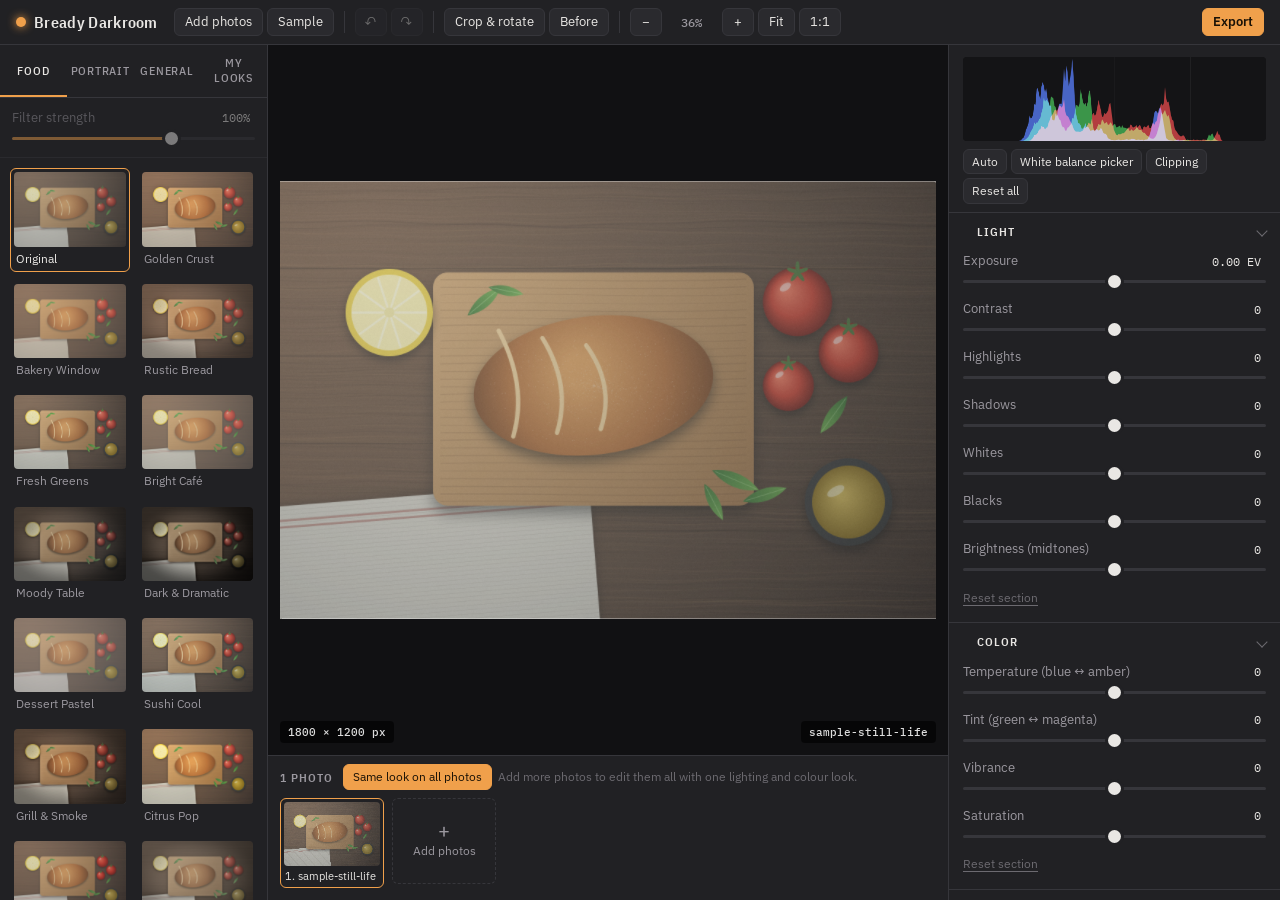
<file: darkroom/index.html>
<!doctype html><html><head><meta charset=utf8><meta name=viewport content="width=device-width,initial-scale=1,viewport-fit=cover"><style>:root{color-scheme:light;box-sizing:border-box;padding-top:env(safe-area-inset-top,0px);padding-bottom:env(safe-area-inset-bottom,0px)}html{scroll-padding-top:env(safe-area-inset-top,0px)}body{margin:0;padding:0;font:14px -apple-system,BlinkMacSystemFont,sans-serif;background:#fff;color:#000}img{max-width:100%}[hidden]:not([hidden=until-found i]){display:none!important}</style></head><body>
<title>Bready Darkroom</title>
<meta name="claude:viewport-fit-sides" content="cover">
<link rel="preconnect" href="https://fonts.googleapis.com">
<link rel="stylesheet" href="https://fonts.googleapis.com/css2?family=IBM+Plex+Mono:wght@400;500&family=IBM+Plex+Sans+Condensed:wght@500;600&family=IBM+Plex+Sans:wght@400;500;600&display=swap">
<style>
/* Layout: darkroom workstation — filter rack left, light table centre, adjustment stack right; stacks on phones.
   Deliberately single-theme neutral dark so colour judgement isn't biased by the UI. Accent = safelight amber. */
:root{
  --bg:#18181a; --panel:#212124; --panel-2:#2a2a2e; --line:#36363b;
  --fg:#e9e7e4; --muted:#9b989f; --faint:#6c6a70;
  --accent:#f0a04b; --accent-ink:#1a1206; --danger:#ff5b4d;
  --font-ui:"IBM Plex Sans",system-ui,-apple-system,"Segoe UI",sans-serif;
  --font-cond:"IBM Plex Sans Condensed","IBM Plex Sans",system-ui,sans-serif;
  --font-mono:"IBM Plex Mono",ui-monospace,SFMono-Regular,Menlo,monospace;
  color-scheme:dark;
}
html,body{height:100%}
[hidden]{display:none!important}
body{background:var(--bg);color:var(--fg);font:13px/1.4 var(--font-ui);overflow:hidden}
*{box-sizing:border-box}
button,select,input{font:inherit;color:inherit}
button{cursor:pointer}
:focus-visible{outline:2px solid var(--accent);outline-offset:2px}

.app{height:100%;display:grid;grid-template-columns:268px minmax(0,1fr) 332px;grid-template-rows:auto minmax(0,1fr);
  grid-template-areas:"top top top" "filters view adjust"}
header{grid-area:top;display:flex;flex-wrap:wrap;align-items:center;gap:6px;padding-block:8px;
  padding-left:max(16px,env(safe-area-inset-left,0px));padding-right:max(16px,env(safe-area-inset-right,0px));
  border-bottom:1px solid var(--line);background:var(--panel)}
.brand{font:600 16px/1 var(--font-cond);letter-spacing:.02em;margin-right:10px;display:flex;align-items:center;gap:8px;white-space:nowrap}
.brand i{width:10px;height:10px;border-radius:50%;background:var(--accent);box-shadow:0 0 10px var(--accent)}
.grp{display:flex;gap:4px;align-items:center}
.sep{width:1px;height:22px;background:var(--line);margin:0 4px}
.btn{background:var(--panel-2);border:1px solid var(--line);border-radius:6px;padding:6px 10px;line-height:1.1;white-space:nowrap}
.btn:hover{border-color:#4a4a50}
.btn:disabled{opacity:.4;cursor:default}
.btn.on{background:var(--accent);color:var(--accent-ink);border-color:var(--accent)}
.btn.primary{background:var(--accent);color:var(--accent-ink);border-color:var(--accent);font-weight:600}
.btn.icon{padding:6px 8px;min-width:32px}
.zoomlbl{font:500 12px var(--font-mono);min-width:52px;text-align:center;color:var(--muted);font-variant-numeric:tabular-nums}
.spacer{flex:1}

/* filter rack */
.filters{grid-area:filters;border-right:1px solid var(--line);background:var(--panel);display:flex;flex-direction:column;min-height:0}
.tabs{display:flex;border-bottom:1px solid var(--line)}
.tabs button{flex:1;background:none;border:0;border-bottom:2px solid transparent;padding:10px 4px;color:var(--muted);font:500 12px var(--font-cond);letter-spacing:.06em;text-transform:uppercase}
.tabs button.on{color:var(--fg);border-bottom-color:var(--accent)}
.amount{padding:10px 12px;border-bottom:1px solid var(--line)}
.tiles{flex:1;overflow:auto;padding:10px;display:grid;grid-template-columns:repeat(2,minmax(0,1fr));gap:8px;align-content:start}
.tile{position:relative;background:none;border:1px solid transparent;border-radius:6px;padding:3px;text-align:left;color:var(--muted)}
.tile canvas{display:block;width:100%;aspect-ratio:3/2;object-fit:cover;border-radius:4px;background:var(--panel-2)}
.tile span{display:block;font-size:11.5px;padding:4px 2px 1px;white-space:nowrap;overflow:hidden;text-overflow:ellipsis}
.tile:hover{color:var(--fg)}
.tile.on{border-color:var(--accent);color:var(--fg)}
.tile .del{position:absolute;top:6px;right:6px;width:20px;height:20px;border-radius:50%;border:0;background:rgba(0,0,0,.6);color:#fff;font-size:12px;line-height:20px;padding:0}
.savelook{grid-column:1/-1;display:flex;gap:6px}
.savelook input{flex:1;min-width:0;background:var(--panel-2);border:1px solid var(--line);border-radius:6px;padding:6px 8px}
.empty{grid-column:1/-1;color:var(--muted);font-size:12px;padding:6px 2px}

/* light table */
.center{grid-area:view;display:flex;flex-direction:column;min-width:0;min-height:0}
.view{flex:1;position:relative;overflow:hidden;background:#111113;touch-action:none;min-height:0}
/* photo strip: the shoot, one shared look */
.strip{border-top:1px solid var(--line);background:var(--panel);padding:8px 12px 10px;display:flex;flex-direction:column;gap:8px}
.strip-head{display:flex;flex-wrap:wrap;align-items:center;gap:6px}
.strip-head .count{font:600 12px var(--font-cond);letter-spacing:.08em;text-transform:uppercase;color:var(--muted);margin-right:4px}
.strip-head .note{font-size:12px;color:var(--faint);flex:1;min-width:140px}
.strip-head .btn{font-size:12px;padding:5px 9px}
.strip-row{display:flex;gap:8px;overflow-x:auto;padding-bottom:2px}
.ph{position:relative;flex:0 0 auto;width:104px;background:none;border:1px solid transparent;border-radius:6px;padding:3px;color:var(--muted);text-align:left}
.ph canvas{display:block;width:96px;height:64px;border-radius:4px;background:var(--panel-2)}
.ph span{display:block;font-size:11px;padding:3px 1px 0;white-space:nowrap;overflow:hidden;text-overflow:ellipsis;font-variant-numeric:tabular-nums}
.ph:hover{color:var(--fg)}.ph.on{border-color:var(--accent);color:var(--fg)}
.ph .del{position:absolute;top:5px;right:5px;width:18px;height:18px;border-radius:50%;border:0;background:rgba(0,0,0,.65);color:#fff;font-size:11px;line-height:18px;padding:0}
.ph.add{display:flex;flex-direction:column;align-items:center;justify-content:center;height:86px;border:1px dashed var(--line);color:var(--muted);font-size:12px;gap:2px}
.ph.add b{font-size:20px;font-weight:400;line-height:1}
.ph.add:hover{border-color:var(--accent);color:var(--fg)}
.view.pan,.view.space,.view.space #cropbox{cursor:grab}.view.panning{cursor:grabbing}.view.pick{cursor:crosshair}
#stage{position:absolute;left:0;top:0;transform-origin:0 0}
#gl{position:absolute;inset:0;width:100%;height:100%;display:block}
#main,#detail{position:absolute;left:0;top:0;display:block}
#detail{pointer-events:none}
.chip{position:absolute;left:12px;bottom:12px;background:rgba(0,0,0,.6);border-radius:4px;padding:4px 8px;font:500 11px var(--font-mono);color:#ddd;pointer-events:none;font-variant-numeric:tabular-nums}
.chip.r{left:auto;right:12px}
.badge{position:absolute;top:12px;left:50%;transform:translateX(-50%);background:var(--accent);color:var(--accent-ink);font:600 11px var(--font-cond);letter-spacing:.08em;text-transform:uppercase;padding:4px 10px;border-radius:4px}
.drop{position:absolute;inset:0;display:flex;align-items:center;justify-content:center;border:2px dashed var(--accent);background:rgba(240,160,75,.08);font:600 16px var(--font-cond);color:var(--accent);pointer-events:none}

/* crop */
#cropbox{position:absolute;box-shadow:0 0 0 9999px rgba(0,0,0,.6);outline:1px solid rgba(255,255,255,.9);cursor:move}
#cropbox .g{position:absolute;background:rgba(255,255,255,.35);pointer-events:none}
#cropbox .h{position:absolute;width:18px;height:18px;margin:-9px 0 0 -9px;border:2px solid #fff;background:rgba(0,0,0,.35);border-radius:3px}
.cropbar{position:absolute;left:50%;bottom:12px;transform:translateX(-50%);display:flex;flex-wrap:wrap;gap:6px;align-items:center;justify-content:center;
  background:rgba(24,24,26,.94);border:1px solid var(--line);border-radius:8px;padding:8px;max-width:calc(100% - 24px)}
.cropbar select{background:var(--panel-2);border:1px solid var(--line);border-radius:6px;padding:5px 6px}
.cropbar .straight{display:flex;align-items:center;gap:6px;font-size:12px;color:var(--muted)}
.cropbar .straight input{width:120px}

/* adjustment stack */
.adjust{grid-area:adjust;border-left:1px solid var(--line);background:var(--panel);overflow:auto;min-height:0}
.histo{padding:12px 14px 8px;border-bottom:1px solid var(--line);position:sticky;top:0;background:var(--panel);z-index:2}
#hist{width:100%;height:84px;display:block;background:#141416;border-radius:4px}
.tools{display:flex;flex-wrap:wrap;gap:4px;margin-top:8px}
.tools .btn{padding:5px 8px;font-size:12px}
details{border-bottom:1px solid var(--line)}
summary{list-style:none;cursor:pointer;padding:11px 14px;display:flex;align-items:center;gap:8px;font:600 12px var(--font-cond);letter-spacing:.08em;text-transform:uppercase;color:var(--muted)}
summary::-webkit-details-marker{display:none}
summary::after{content:"";margin-left:auto;width:7px;height:7px;border-right:1.5px solid var(--faint);border-bottom:1.5px solid var(--faint);transform:rotate(-45deg);transition:transform .15s}
details[open] summary::after{transform:rotate(45deg)}
details[open] summary{color:var(--fg)}
summary .dot{width:6px;height:6px;border-radius:50%;background:var(--accent);visibility:hidden}
summary .dot.on{visibility:visible}
.body{padding:2px 14px 14px;display:flex;flex-direction:column;gap:9px}
.row{display:grid;grid-template-columns:1fr auto;gap:2px 8px;align-items:center}
.row label{font-size:12.5px;color:var(--muted);user-select:none;cursor:default}
.row label:hover{color:var(--fg)}
.row .val{width:64px;background:transparent;border:1px solid transparent;border-radius:4px;text-align:right;font:12px var(--font-mono);color:var(--fg);padding:1px 4px;font-variant-numeric:tabular-nums}
.row .val:focus{border-color:var(--line);background:var(--panel-2)}
.row input[type=range]{grid-column:1/-1}
.sub{font:600 11px var(--font-cond);letter-spacing:.08em;text-transform:uppercase;color:var(--faint);margin-top:4px}
.seg{display:flex;gap:2px;background:var(--panel-2);border-radius:6px;padding:2px}
.seg button{flex:1;background:none;border:0;border-radius:4px;padding:5px 4px;font-size:12px;color:var(--muted)}
.seg button.on{background:#3a3a40;color:var(--fg)}
.reset{align-self:flex-start;background:none;border:0;color:var(--faint);font-size:12px;padding:2px 0;text-decoration:underline;text-underline-offset:3px}
.reset:hover{color:var(--fg)}
.hint{font-size:11.5px;color:var(--faint);line-height:1.45}
#curve{width:100%;aspect-ratio:1;display:block;background:#141416;border-radius:4px;touch-action:none;cursor:crosshair}

input[type=range]{-webkit-appearance:none;appearance:none;width:100%;height:18px;background:transparent;margin:0;--a:0%;--b:0%;--track:linear-gradient(to right,var(--line),var(--line))}
input[type=range]::-webkit-slider-runnable-track{height:3px;border-radius:2px;background:linear-gradient(to right,transparent var(--a),var(--accent) var(--a),var(--accent) var(--b),transparent var(--b)),var(--track)}
input[type=range]::-moz-range-track{height:3px;border-radius:2px;background:linear-gradient(to right,transparent var(--a),var(--accent) var(--a),var(--accent) var(--b),transparent var(--b)),var(--track)}
input[type=range]::-webkit-slider-thumb{-webkit-appearance:none;width:13px;height:13px;border-radius:50%;background:var(--fg);margin-top:-5px;border:0;box-shadow:0 0 0 3px var(--panel)}
input[type=range]::-moz-range-thumb{width:13px;height:13px;border-radius:50%;background:var(--fg);border:0;box-shadow:0 0 0 3px var(--panel)}
input[type=range].hue{--track:linear-gradient(to right,#f44,#fa4,#ff4,#4f4,#4ff,#44f,#f4f,#f44)}
input[type=range].hue::-webkit-slider-runnable-track{height:4px;background:var(--track)}
input[type=range].hue::-moz-range-track{height:4px;background:var(--track)}

/* export sheet */
.sheet{position:fixed;inset:0;background:rgba(0,0,0,.6);display:flex;align-items:center;justify-content:center;z-index:20;
  padding-left:max(16px,env(safe-area-inset-left,0px));padding-right:max(16px,env(safe-area-inset-right,0px));padding-block:16px}
.card{background:var(--panel);border:1px solid var(--line);border-radius:10px;width:min(520px,100%);max-height:100%;overflow:auto;padding:18px;display:flex;flex-direction:column;gap:12px}
.card h2{margin:0;font:600 18px var(--font-cond);letter-spacing:.02em}
.field{display:flex;flex-direction:column;gap:5px}
.field > span{font-size:12px;color:var(--muted)}
.field input[type=text],.field input[type=number],.field select{background:var(--panel-2);border:1px solid var(--line);border-radius:6px;padding:7px 8px;width:100%}
.two{display:grid;grid-template-columns:1fr 1fr;gap:10px}
.sizes{display:flex;flex-wrap:wrap;gap:5px}
.sizes .btn{font-size:12px;padding:5px 8px}
.stat{font:12px var(--font-mono);color:var(--muted);font-variant-numeric:tabular-nums}
.stat b{color:var(--fg);font-weight:500}
#expPreview{max-width:100%;max-height:220px;align-self:center;border-radius:4px;display:block}
.actions{display:flex;gap:8px;justify-content:flex-end;flex-wrap:wrap}

.toast{position:fixed;left:50%;bottom:max(20px,env(safe-area-inset-bottom,0px));transform:translateX(-50%);background:var(--fg);color:var(--bg);padding:8px 14px;border-radius:6px;font-weight:500;z-index:30;max-width:calc(100% - 32px)}

@media (max-width:980px){
  body{overflow:auto}
  .app{height:auto;grid-template-columns:minmax(0,1fr);grid-template-rows:auto;grid-template-areas:"top" "view" "filters" "adjust"}
  .view{flex:none;height:56vh;min-height:320px}
  .filters,.adjust{border:0;border-top:1px solid var(--line)}
  .tiles{grid-auto-flow:column;grid-template-columns:none;grid-auto-columns:116px;grid-template-rows:auto;overflow-x:auto;overflow-y:hidden}
  .savelook{grid-column:auto;grid-row:1;width:220px;flex-direction:column}
  .empty{grid-column:auto;width:200px}
  .histo{position:static}
  .brand{width:100%;margin-bottom:2px}
}
@media (prefers-reduced-motion:reduce){*{transition:none!important}}
</style>

<div class="app">
  <header>
    <div class="brand"><i></i>Bready Darkroom</div>
    <div class="grp">
      <button class="btn" id="openBtn" title="Add photos (O)">Add photos</button>
      <input type="file" id="file" accept="image/*" multiple hidden>
      <button class="btn" id="sampleBtn">Sample</button>
    </div>
    <div class="sep"></div>
    <div class="grp">
      <button class="btn icon" id="undoBtn" title="Undo (Ctrl+Z)" aria-label="Undo">↶</button>
      <button class="btn icon" id="redoBtn" title="Redo (Ctrl+Shift+Z)" aria-label="Redo">↷</button>
    </div>
    <div class="sep"></div>
    <div class="grp">
      <button class="btn" id="cropBtn" title="Crop & rotate (C)">Crop &amp; rotate</button>
      <button class="btn" id="beforeBtn" title="Hold to see the original (\)">Before</button>
    </div>
    <div class="sep"></div>
    <div class="grp">
      <button class="btn icon" id="zoomOut" aria-label="Zoom out" title="Zoom out (−)">−</button>
      <span class="zoomlbl" id="zoomLbl">100%</span>
      <button class="btn icon" id="zoomIn" aria-label="Zoom in" title="Zoom in (+)">+</button>
      <button class="btn" id="fitBtn" title="Fit to screen (0)">Fit</button>
      <button class="btn" id="oneBtn" title="Actual pixels (1)">1:1</button>
    </div>
    <div class="spacer"></div>
    <button class="btn primary" id="exportBtn">Export</button>
  </header>

  <aside class="filters">
    <div class="tabs" role="tablist">
      <button data-tab="food" class="on">Food</button>
      <button data-tab="portrait">Portrait</button>
      <button data-tab="general">General</button>
      <button data-tab="mine">My looks</button>
    </div>
    <div class="amount" id="amountWrap"></div>
    <div class="tiles" id="tiles"></div>
  </aside>

  <section class="center">
  <main class="view pan" id="view">
    <canvas id="gl"></canvas>
    <div id="stage"><canvas id="main"></canvas><canvas id="detail" hidden></canvas></div>
    <div id="cropbox" hidden></div>
    <div class="cropbar" id="cropbar" hidden>
      <select id="aspect" aria-label="Aspect ratio">
        <option value="free">Free</option>
        <option value="orig">Original</option>
        <option value="1">1:1 Square</option>
        <option value="0.8">4:5 Instagram</option>
        <option value="1.5">3:2 Photo</option>
        <option value="1.3333">4:3</option>
        <option value="1.7778">16:9 Hero</option>
        <option value="0.5625">9:16 Story</option>
        <option value="0.6667">2:3 Portrait</option>
        <option value="1.9048">1.91:1 Social share</option>
        <option value="3">3:1 Banner</option>
      </select>
      <button class="btn icon" id="rotL" title="Rotate left" aria-label="Rotate left">⟲</button>
      <button class="btn icon" id="rotR" title="Rotate right" aria-label="Rotate right">⟳</button>
      <button class="btn" id="flipH">Flip H</button>
      <button class="btn" id="flipV">Flip V</button>
      <select id="cropFill" aria-label="Fill for empty corners" title="Colour for areas outside the photo">
        <option value="blur">Corners: blurred photo</option><option value="white">Corners: white</option><option value="black">Corners: black</option><option value="transparent">Corners: transparent</option></select>
      <label class="straight">Straighten <input type="range" id="straight" min="-45" max="45" step="0.1" value="0"><span id="straightVal" class="stat">0.0°</span></label>
      <span class="stat" style="flex-basis:100%;text-align:center;order:9">Drag the box past the photo edge to include more · scroll or pinch to zoom · hold Space to pan</span>
      <button class="btn" id="cropReset">Reset</button>
      <button class="btn" id="cropCancel">Cancel</button>
      <button class="btn primary" id="cropApply">Apply</button>
    </div>
    <div class="badge" id="beforeBadge" hidden>Original</div>
    <div class="chip" id="dimChip"></div>
    <div class="chip r" id="nameChip"></div>
    <div class="drop" id="drop" hidden>Drop photo to open</div>
  </main>
  <div class="strip" id="strip">
    <div class="strip-head">
      <span class="count" id="stripCount">1 photo</span>
      <button class="btn on" id="syncBtn" title="Every photo uses the same light and colour edits; crops stay per photo">Same look on all photos</button>
      <button class="btn" id="copyLookBtn" hidden>Copy this look to all</button>
      <span class="note" id="stripNote"></span>
      <button class="btn" id="exportAllBtn" hidden>Export all</button>
    </div>
    <div class="strip-row" id="stripRow"></div>
  </div>
  </section>

  <aside class="adjust" id="adjust">
    <div class="histo">
      <canvas id="hist" width="600" height="168"></canvas>
      <div class="tools">
        <button class="btn" id="autoBtn" title="Auto levels and tone">Auto</button>
        <button class="btn" id="wbBtn" title="Click something white or grey in the photo">White balance picker</button>
        <button class="btn" id="clipBtn" title="Red = blown highlights, blue = crushed shadows">Clipping</button>
        <button class="btn" id="resetAll">Reset all</button>
      </div>
    </div>
    <details open data-sec="light"><summary><span class="dot"></span>Light</summary><div class="body" id="sec-light"></div></details>
    <details open data-sec="color"><summary><span class="dot"></span>Color</summary><div class="body" id="sec-color"></div></details>
    <details data-sec="hsl"><summary><span class="dot"></span>HSL mixer</summary><div class="body" id="sec-hsl"></div></details>
    <details data-sec="curves"><summary><span class="dot"></span>Curves</summary><div class="body" id="sec-curves"></div></details>
    <details data-sec="levels"><summary><span class="dot"></span>Levels</summary><div class="body" id="sec-levels"></div></details>
    <details data-sec="grading"><summary><span class="dot"></span>Color grading</summary><div class="body" id="sec-grading"></div></details>
    <details data-sec="detail"><summary><span class="dot"></span>Detail</summary><div class="body" id="sec-detail"></div></details>
    <details data-sec="portrait"><summary><span class="dot"></span>Portrait retouch</summary><div class="body" id="sec-portrait"></div></details>
    <details data-sec="effects"><summary><span class="dot"></span>Effects</summary><div class="body" id="sec-effects"></div></details>
  </aside>
</div>

<div class="sheet" id="exportSheet" hidden>
  <div class="card" role="dialog" aria-labelledby="expTitle">
    <h2 id="expTitle">Export for web</h2>
    <div class="field" id="expScopeWrap" hidden><span>Photos</span>
      <div class="seg" id="expScope"><button data-v="one" class="on">This photo</button><button data-v="all" id="expAllLbl">All photos (.zip)</button></div></div>
    <div class="field"><span id="expNameLbl">File name</span><input type="text" id="expName" value="photo-edit"></div>
    <div class="two">
      <label class="field"><span>Format</span>
        <select id="expFmt"><option value="jpg">JPG (photos)</option><option value="webp">WebP (smallest)</option><option value="png">PNG (lossless)</option></select></label>
      <label class="field"><span>Quality <b id="expQVal" class="stat">82</b></span><input type="range" id="expQ" min="40" max="100" value="82"></label>
    </div>
    <div class="field"><span>Size presets</span>
      <div class="sizes" id="expSizes"></div>
    </div>
    <div class="two">
      <label class="field"><span>Width (px) — blank keeps original</span><input type="number" id="expW" min="16" max="12000" placeholder="original"></label>
      <label class="field"><span>Height (px) — blank keeps ratio</span><input type="number" id="expH" min="16" max="12000" placeholder="auto"></label>
    </div>
    <div class="stat" id="expInfo"></div>
    <img id="expPreview" alt="Export preview" hidden>
    <div class="hint" id="expHint"></div>
    <div class="actions">
      <button class="btn" id="expClose">Close</button>
      <button class="btn primary" id="expGo">Render &amp; save</button>
    </div>
  </div>
</div>
<div class="toast" id="toast" hidden></div>

<script>
"use strict";
/* ============================== parameters ============================== */
const BANDS=["red","orange","yellow","green","aqua","blue","purple","magenta"];
const BAND_C={red:0,orange:30,yellow:60,green:120,aqua:180,blue:235,purple:275,magenta:320};
const BAND_W={red:32,orange:26,yellow:32,green:50,aqua:40,blue:42,purple:32,magenta:36};
const BAND_SW={red:"#e5484d",orange:"#f08a3a",yellow:"#e8cf3a",green:"#46b35a",aqua:"#3fbfc4",blue:"#3e6fe0",purple:"#8a55d8",magenta:"#d64fb0"};
function defaults(){
  const hsl={};BANDS.forEach(b=>hsl[b]=[0,0,0]);
  return {exposure:0,contrast:0,highlights:0,shadows:0,whites:0,blacks:0,brightness:0,
    temp:0,tint:0,vibrance:0,saturation:0,
    clarity:0,dehaze:0,sharpen:0,noise:0,skin:0,
    fade:0,vignette:0,vigMid:50,vigFeather:50,vigRound:0,grain:0,grainSize:25,
    shH:220,shS:0,miH:30,miS:0,hiH:45,hiS:0,balance:0,
    inBlack:0,gamma:1,inWhite:255,outBlack:0,outWhite:255,
    curves:{rgb:[[0,0],[255,255]],r:[[0,0],[255,255]],g:[[0,0],[255,255]],b:[[0,0],[255,255]]},
    hsl};
}
const DEF=defaults();
const clone=o=>JSON.parse(JSON.stringify(o));
const sgn=v=>(v>0?"+":"")+v;
const fmtInt=v=>sgn(Math.round(v));

/* ============================== presets ============================== */
const P_FOOD=[
 ["Golden Crust",{exposure:.15,contrast:12,highlights:-20,shadows:15,temp:18,tint:3,vibrance:18,clarity:15,sharpen:25,hsl:{orange:[-3,15,5],yellow:[-5,10,5]},hiH:40,hiS:12}],
 ["Bakery Window",{exposure:.25,contrast:5,highlights:-30,shadows:20,temp:25,tint:4,vibrance:10,fade:10,hiH:45,hiS:15}],
 ["Rustic Bread",{exposure:.05,contrast:18,highlights:-25,shadows:20,temp:22,tint:4,vibrance:10,clarity:25,sharpen:30,fade:6,vignette:-20,hsl:{orange:[-4,12,4],yellow:[-8,5,6]},shH:30,shS:10}],
 ["Fresh Greens",{exposure:.1,contrast:10,temp:-4,vibrance:22,clarity:10,sharpen:20,hsl:{green:[-8,25,8],yellow:[-10,10,0],aqua:[0,10,0]}}],
 ["Bright Café",{exposure:.35,contrast:-5,highlights:-25,shadows:30,whites:10,temp:6,vibrance:12,fade:8,sharpen:15}],
 ["Moody Table",{exposure:-.3,contrast:25,highlights:-35,shadows:-10,blacks:-15,temp:8,saturation:-10,clarity:20,vignette:-35,hsl:{orange:[0,10,0]},shH:210,shS:15}],
 ["Dark & Dramatic",{exposure:-.4,contrast:35,highlights:-10,shadows:-25,blacks:-30,clarity:25,saturation:-5,vignette:-50,temp:6}],
 ["Dessert Pastel",{exposure:.3,contrast:-15,highlights:-20,shadows:25,fade:20,saturation:-8,vibrance:10,tint:6,hsl:{red:[5,-10,10],magenta:[0,10,10]},hiH:330,hiS:10}],
 ["Sushi Cool",{exposure:.1,contrast:15,temp:-15,tint:-3,vibrance:15,clarity:15,sharpen:30,hsl:{red:[0,15,0],orange:[-5,10,0]}}],
 ["Grill & Smoke",{exposure:-.15,contrast:30,highlights:-20,shadows:5,blacks:-20,temp:20,saturation:5,clarity:30,dehaze:10,vignette:-30,hsl:{orange:[-5,15,-5],red:[0,10,-5]}}],
 ["Citrus Pop",{exposure:.2,contrast:20,temp:5,vibrance:30,saturation:8,clarity:10,hsl:{yellow:[-3,25,8],orange:[0,20,5],green:[0,15,0]}}],
 ["Berry Rich",{contrast:20,highlights:-15,blacks:-10,vibrance:20,tint:5,hsl:{red:[-5,25,-5],magenta:[0,25,-5],purple:[0,20,-5]}}],
 ["Coffee House",{exposure:-.1,contrast:15,highlights:-20,temp:15,saturation:-15,fade:15,clarity:15,vignette:-25,shH:35,shS:18,hiH:40,hiS:10}],
 ["Clean Menu",{exposure:.4,contrast:10,highlights:-10,shadows:20,whites:25,blacks:-5,temp:-3,vibrance:12,sharpen:25,dehaze:5}],
 ["Street Food",{contrast:30,highlights:-20,shadows:15,temp:10,vibrance:25,clarity:30,dehaze:12,sharpen:30,vignette:-15}],
 ["Brunch Light",{exposure:.3,contrast:-5,highlights:-30,shadows:25,temp:10,tint:3,vibrance:15,fade:10}],
 ["Chocolate Deep",{exposure:-.15,contrast:30,highlights:-15,blacks:-20,temp:12,saturation:5,clarity:20,vignette:-25,hsl:{orange:[0,15,-10],red:[0,10,-8]}}],
 ["Spice Market",{contrast:20,temp:18,vibrance:30,clarity:15,hsl:{red:[3,20,0],orange:[0,25,0],yellow:[-5,15,0]},shH:20,shS:10}],
 ["Ice Cream",{exposure:.35,contrast:-10,shadows:20,temp:-8,tint:5,vibrance:15,fade:15,hsl:{magenta:[0,15,10],red:[0,8,10],aqua:[0,15,10]}}],
 ["Wine & Dine",{exposure:-.2,contrast:25,highlights:-25,blacks:-15,temp:6,tint:6,vignette:-40,hsl:{red:[0,20,-10],purple:[0,15,-8]},shH:280,shS:10}],
 ["Farm Fresh",{exposure:.15,contrast:12,shadows:15,temp:4,vibrance:25,clarity:18,sharpen:25,hsl:{green:[-6,20,5],red:[0,15,0],orange:[0,10,0]}}],
 ["Overhead Flatlay",{exposure:.25,contrast:8,highlights:-20,shadows:25,whites:15,temp:-2,vibrance:15,sharpen:20}],
 ["Burger Joint",{contrast:28,highlights:-15,shadows:10,temp:12,saturation:10,clarity:22,dehaze:8,vignette:-20,hsl:{red:[0,15,0],orange:[-3,18,0],yellow:[-5,10,0],green:[0,15,0]}}],
 ["Matcha",{exposure:.15,contrast:-5,fade:12,temp:-5,saturation:-5,hsl:{green:[-15,20,10],yellow:[-15,0,5]},hiH:90,hiS:8}],
];
const P_PORTRAIT=[
 ["Natural Skin",{skin:30,contrast:5,highlights:-10,shadows:10,temp:3,vibrance:5,hsl:{orange:[0,-5,5]}}],
 ["Soft Glow",{exposure:.2,contrast:-12,highlights:-20,shadows:15,skin:45,clarity:-20,fade:8,hsl:{orange:[0,-8,10]}}],
 ["Golden Hour",{exposure:.1,contrast:10,highlights:-25,shadows:15,temp:30,tint:5,vibrance:12,skin:25,hiH:40,hiS:18,shH:20,shS:8,vignette:-15}],
 ["Studio Clean",{exposure:.15,contrast:12,highlights:-15,shadows:10,whites:12,blacks:-8,skin:30,sharpen:20,hsl:{orange:[0,-5,5]}}],
 ["Corporate Headshot",{exposure:.1,contrast:10,highlights:-15,shadows:15,temp:-2,vibrance:5,skin:35,sharpen:25,clarity:5,hsl:{orange:[0,-5,5]}}],
 ["Porcelain",{exposure:.3,contrast:-5,highlights:-15,temp:-8,saturation:-20,skin:55,fade:6,hsl:{orange:[0,-25,20],red:[0,-15,10]}}],
 ["Bronze",{exposure:-.05,contrast:20,temp:22,tint:4,vibrance:10,clarity:10,skin:20,hsl:{orange:[-3,20,-8],yellow:[-8,10,-5]},shH:30,shS:12}],
 ["Deep Tone Glow",{exposure:.15,contrast:10,highlights:-20,shadows:20,vibrance:10,temp:6,skin:20,hsl:{orange:[-2,12,5],red:[0,5,0]},hiH:40,hiS:8}],
 ["Rosy Cheeks",{exposure:.15,temp:4,tint:10,vibrance:10,skin:30,hsl:{red:[0,15,5],orange:[-5,0,8],magenta:[0,10,0]}}],
 ["Sun-kissed",{exposure:.2,contrast:8,highlights:-30,temp:25,vibrance:15,skin:25,fade:6,dehaze:-8,hiH:45,hiS:20}],
 ["Bridal Airy",{exposure:.45,contrast:-15,highlights:-35,shadows:30,whites:10,temp:2,saturation:-12,skin:45,fade:10,hsl:{green:[0,-20,10],orange:[0,-5,10]}}],
 ["Dreamy Pastel",{exposure:.3,contrast:-20,highlights:-20,shadows:25,fade:25,saturation:-10,tint:8,skin:40,hiH:320,hiS:12,shH:220,shS:10}],
 ["Warm Matte Skin",{contrast:-5,highlights:-15,temp:12,saturation:-10,fade:18,skin:35,hsl:{orange:[0,-5,8]}}],
 ["Editorial Matte",{contrast:15,highlights:-20,shadows:10,saturation:-25,fade:25,skin:25,clarity:10,shH:200,shS:10}],
 ["Film Portra",{contrast:-5,highlights:-20,shadows:10,temp:8,tint:-3,saturation:-10,fade:12,grain:18,hsl:{orange:[-3,-5,8],green:[15,-15,0],blue:[-8,-10,0]},shH:180,shS:8,hiH:40,hiS:10}],
 ["Kodak Gold",{contrast:10,temp:18,tint:-2,saturation:5,fade:10,grain:20,hsl:{yellow:[-5,15,0],orange:[-3,10,5],blue:[-5,-10,-5]},hiH:45,hiS:15}],
 ["Teal & Orange",{contrast:20,highlights:-15,temp:3,saturation:5,vignette:-20,hsl:{orange:[0,15,5],aqua:[-10,20,-5],blue:[-15,15,-5],green:[30,-20,0]},shH:190,shS:30,hiH:35,hiS:20}],
 ["Cool Fashion",{contrast:22,temp:-18,tint:3,saturation:-15,clarity:15,skin:25,vignette:-15,shH:220,shS:15}],
 ["Low Key",{exposure:-.35,contrast:30,shadows:-20,blacks:-25,highlights:-5,saturation:-10,skin:20,vignette:-55,clarity:15}],
 ["Neon Night",{exposure:-.1,contrast:25,temp:-20,tint:15,vibrance:30,skin:20,hsl:{blue:[0,25,0],magenta:[0,30,0],purple:[0,25,0]},shH:260,shS:25,hiH:320,hiS:15}],
 ["Vintage Fade",{contrast:-10,temp:15,tint:5,saturation:-25,fade:30,grain:25,vignette:-25,shH:40,shS:20,hiH:50,hiS:10}],
 ["Crisp Detail",{contrast:20,clarity:30,sharpen:40,saturation:-15,temp:-3,highlights:-10,blacks:-10,vignette:-15}],
 ["Classic B&W",{saturation:-100,contrast:20,clarity:10,grain:10,hsl:{orange:[0,0,15],red:[0,0,10],blue:[0,0,-15]}}],
 ["High Contrast B&W",{saturation:-100,contrast:45,highlights:-10,blacks:-25,whites:20,clarity:25,vignette:-25,grain:15}],
];
const P_GENERAL=[
 ["Vivid",{contrast:20,vibrance:35,saturation:10,clarity:10}],
 ["Crisp",{contrast:15,clarity:25,sharpen:35,dehaze:10}],
 ["HDR Look",{highlights:-60,shadows:60,clarity:45,vibrance:20,whites:10,blacks:-10}],
 ["Clear Haze",{dehaze:35,contrast:10,vibrance:10}],
 ["Matte",{contrast:-10,fade:30,saturation:-10}],
 ["Polaroid",{exposure:.1,contrast:-10,fade:20,temp:10,tint:-5,saturation:-15,vignette:-20,shH:180,shS:15}],
 ["Lomo",{contrast:35,saturation:20,vignette:-65,shH:220,shS:15,hiH:55,hiS:15}],
 ["Cross Process",{contrast:25,tint:-10,temp:-5,hsl:{yellow:[0,25,10],green:[10,15,0]},shH:200,shS:30,hiH:60,hiS:30}],
 ["Arctic",{exposure:.15,temp:-30,contrast:10,saturation:-20,highlights:-15,fade:8}],
 ["Sunset",{temp:35,tint:8,vibrance:20,highlights:-20,hiH:25,hiS:25,shH:300,shS:12}],
 ["Sepia",{saturation:-100,contrast:10,fade:10,shH:30,shS:40,miH:35,miS:35,hiH:45,hiS:30}],
 ["Noir",{saturation:-100,contrast:50,blacks:-30,exposure:-.2,vignette:-45,grain:20}],
];
const PRESETS={food:P_FOOD,portrait:P_PORTRAIT,general:P_GENERAL};
const PRESET_BY_ID={};
for(const k in PRESETS)PRESETS[k].forEach(([n,d])=>PRESET_BY_ID[k+":"+n]=d);

/* ============================== state ============================== */
const state={p:defaults(),geo:{rot:0,flipH:false,flipV:false,straight:0,fill:"white",crop:{x:0,y:0,w:1,h:1}},filter:{id:null,amount:100}};
let hist=[],histIdx=-1;
let src=null,srcName="sample-still-life";
let prev=null;        // {data:Uint8ClampedArray,w,h,cache}
let dispW=1,dispH=1;  // full-res dims of what is on screen
let fullGeo=null;     // full-res cropped canvas cache
const view={scale:1,tx:0,ty:0};
let cropMode=false,cropSaved=null,cropAspect="free";
let compare=false,clipWarn=false,wbPick=false,keepEdits=false;
let lastOut=null;
const PREV_MAX=1500;let WORK_MAX=6000;

const $=s=>document.querySelector(s);
const mainC=$("#main"),detailC=$("#detail"),stage=$("#stage"),viewEl=$("#view");

/* ============================== colour math ============================== */
const S2L=new Float32Array(256);for(let i=0;i<256;i++){const c=i/255;S2L[i]=c<=.04045?c/12.92:Math.pow((c+.055)/1.055,2.4);}
const L2S=new Float32Array(8192);for(let i=0;i<8192;i++){const v=i/4095.5;L2S[i]=v<=.0031308?v*12.92:1.055*Math.pow(v,1/2.4)-.055;}
function sm(a,b,x){x=(x-a)/(b-a);x=x<0?0:x>1?1:x;return x*x*(3-2*x);}
function hsl2rgb(h,s,l){const c=(1-Math.abs(2*l-1))*s,hp=((h%360)+360)%360/60,x=c*(1-Math.abs(hp%2-1)),m=l-c/2;let r=0,g=0,b=0;
  if(hp<1){r=c;g=x}else if(hp<2){r=x;g=c}else if(hp<3){g=c;b=x}else if(hp<4){g=x;b=c}else if(hp<5){r=x;b=c}else{r=c;b=x}return[r+m,g+m,b+m];}
function hash(x,y){let h=(Math.imul(x,374761393)+Math.imul(y,668265263))|0;h=Math.imul(h^(h>>>13),1274126177);h^=h>>>16;return(h>>>0)/4294967296;}

function curveLUT(pts){
  const p=pts.slice().sort((a,b)=>a[0]-b[0]),n=p.length,out=new Float32Array(256);
  if(n<2){for(let i=0;i<256;i++)out[i]=i/255;return out;}
  const dx=[],m=[],t=new Array(n);
  for(let i=0;i<n-1;i++){dx[i]=Math.max(1e-6,p[i+1][0]-p[i][0]);m[i]=(p[i+1][1]-p[i][1])/dx[i];}
  t[0]=m[0];t[n-1]=m[n-2];
  for(let i=1;i<n-1;i++)t[i]=m[i-1]*m[i]<=0?0:(m[i-1]+m[i])/2;
  for(let i=0;i<n-1;i++){if(m[i]===0){t[i]=0;t[i+1]=0;continue;}const a=t[i]/m[i],b=t[i+1]/m[i],s=a*a+b*b;if(s>9){const k=3/Math.sqrt(s);t[i]=k*a*m[i];t[i+1]=k*b*m[i];}}
  let k=0;
  for(let x=0;x<256;x++){
    let y;
    if(x<=p[0][0])y=p[0][1];else if(x>=p[n-1][0])y=p[n-1][1];
    else{while(k<n-2&&x>p[k+1][0])k++;const h=dx[k],u=(x-p[k][0])/h,u2=u*u,u3=u2*u;
      y=(2*u3-3*u2+1)*p[k][1]+(u3-2*u2+u)*h*t[k]+(-2*u3+3*u2)*p[k+1][1]+(u3-u2)*h*t[k+1];}
    out[x]=Math.min(1,Math.max(0,y/255));
  }
  return out;
}
function buildTone(P){
  const T=new Float32Array(1024),c=P.contrast/100,hi=P.highlights/100,sh=P.shadows/100,wh=P.whites/100,bk=P.blacks/100,br=P.brightness/100;
  const g=Math.pow(2,-br*.85);
  for(let i=0;i<1024;i++){
    const L=i/511.5;let v=L;
    v+=hi*.32*sm(.42,1.05,L)*(L>1&&hi<0?L:1);
    v+=sh*.32*(1-sm(0,.55,L));
    v+=wh*.2*sm(.55,1,L);
    v+=bk*.16*(1-sm(0,.4,L));
    if(v>0&&v<1){const s=v*v*(3-2*v);v=v+c*(s-v);}
    else if(v>=1&&c<0)v=1+(v-1)*(1+c*.5);
    if(v>0)v=Math.pow(v,g);
    T[i]=v<0?0:v;
  }
  return T;
}
function buildChan(P){
  const ib=P.inBlack/255,iw=Math.max(ib+1/255,P.inWhite/255),ga=Math.max(.05,P.gamma),ob=P.outBlack/255,ow=P.outWhite/255;
  const cm=curveLUT(P.curves.rgb),cr=curveLUT(P.curves.r),cg=curveLUT(P.curves.g),cb=curveLUT(P.curves.b);
  const R=new Float32Array(1024),G=new Float32Array(1024),B=new Float32Array(1024);
  const look=(lut,v)=>{const f=v*255,i=f|0,j=i>=255?255:i+1,t=f-i;return lut[i]*(1-t)+lut[j]*t;};
  for(let i=0;i<1024;i++){
    let v=(i/1023-ib)/(iw-ib);v=v<0?0:v>1?1:v;v=Math.pow(v,1/ga);v=ob+v*(ow-ob);
    v=look(cm,v<0?0:v>1?1:v);
    R[i]=look(cr,v);G[i]=look(cg,v);B[i]=look(cb,v);
  }
  return[R,G,B];
}

/* ============================== blurs ============================== */
function blurRGB(srcA,w,h,r){
  let a=new Uint8ClampedArray(srcA),b=new Uint8ClampedArray(srcA.length);
  const inv=1/(2*r+1);
  for(let it=0;it<3;it++){
    for(let y=0;y<h;y++){const row=y*w*4;
      for(let c=0;c<3;c++){let s=(r+1)*a[row+c];for(let i=0;i<r;i++)s+=a[row+Math.min(i,w-1)*4+c];
        for(let x=0;x<w;x++){s+=a[row+Math.min(x+r,w-1)*4+c]-a[row+Math.max(x-r-1,0)*4+c];b[row+x*4+c]=s*inv;}}}
    for(let x=0;x<w;x++){const col=x*4;
      for(let c=0;c<3;c++){let s=(r+1)*b[col+c];for(let i=0;i<r;i++)s+=b[Math.min(i,h-1)*w*4+col+c];
        for(let y=0;y<h;y++){s+=b[Math.min(y+r,h-1)*w*4+col+c]-b[Math.max(y-r-1,0)*w*4+col+c];a[y*w*4+col+c]=s*inv;}}}
  }
  return a;
}
function blurLum(srcA,w,h,r){
  const n=w*h;let a=new Float32Array(n),b=new Float32Array(n);
  for(let i=0;i<n;i++)a[i]=(.299*srcA[i*4]+.587*srcA[i*4+1]+.114*srcA[i*4+2])/255;
  const inv=1/(2*r+1);
  for(let it=0;it<3;it++){
    for(let y=0;y<h;y++){const row=y*w;let s=(r+1)*a[row];for(let i=0;i<r;i++)s+=a[row+Math.min(i,w-1)];
      for(let x=0;x<w;x++){s+=a[row+Math.min(x+r,w-1)]-a[row+Math.max(x-r-1,0)];b[row+x]=s*inv;}}
    for(let x=0;x<w;x++){let s=(r+1)*b[x];for(let i=0;i<r;i++)s+=b[Math.min(i,h-1)*w+x];
      for(let y=0;y<h;y++){s+=b[Math.min(y+r,h-1)*w+x]-b[Math.max(y-r-1,0)*w+x];a[y*w+x]=s*inv;}}
  }
  return a;
}
function cached(cache,key,fn){if(!cache)return fn();if(!cache[key])cache[key]=fn();return cache[key];}
function radii(env){const m=Math.max(env.W,env.H);return{rS:Math.max(1,Math.round(m/1400)),rM:Math.max(2,Math.round(m*.005)),rL:Math.max(3,Math.round(m*.025))};}

/* ============================== the pipeline ============================== */
function processPixels(src,w,h,P,env,cache){
  const out=new Uint8ClampedArray(w*h*4);
  const {rS,rM,rL}=radii(env);
  const sh=P.sharpen/100*1.6,nr=P.noise/100*.85,sk=P.skin/100,cl=P.clarity/100;
  const bS=(sh||nr)?cached(cache,"s"+rS,()=>blurRGB(src,w,h,rS)):null;
  const bM=sk?cached(cache,"m"+rM,()=>blurRGB(src,w,h,rM)):null;
  const lB=cl?cached(cache,"l"+rL,()=>blurLum(src,w,h,rL)):null;
  const t=P.temp/100,ti=P.tint/100,ex=Math.pow(2,P.exposure);
  const wr=(1+t*.3+ti*.08)*ex,wg=(1-ti*.25)*ex,wb=(1-t*.3+ti*.08)*ex;
  const dh=P.dehaze/100;
  const TONE=buildTone(P),[CR,CG,CB]=buildChan(P);
  const bands=BANDS.filter(b=>P.hsl[b].some(v=>v)).map(b=>({c:BAND_C[b],w:BAND_W[b],h:P.hsl[b][0],s:P.hsl[b][1],l:P.hsl[b][2]}));
  const hslOn=bands.length>0;
  const HH=new Float32Array(361),HS=new Float32Array(361),HL=new Float32Array(361);
  if(hslOn)for(let a=0;a<=360;a++)for(const B of bands){let dist=Math.abs(a-B.c);if(dist>180)dist=360-dist;
    if(dist<B.w){const wgt=.5+.5*Math.cos(dist/B.w*Math.PI);HH[a]+=wgt*B.h*.3;HS[a]+=wgt*B.s/100;HL[a]+=wgt*B.l/100*.28;}}
  const sat=Math.max(-1,P.saturation/100),vib=P.vibrance/100;
  const tv=(hh,ss)=>{const c=hsl2rgb(hh,1,.5);const k=ss/100*.2;return[(c[0]-.5)*k,(c[1]-.5)*k,(c[2]-.5)*k];};
  const sv=tv(P.shH,P.shS),mv=tv(P.miH,P.miS),hv=tv(P.hiH,P.hiS);
  const splitOn=P.shS||P.miS||P.hiS,bp=.5+P.balance/100*.3;
  const fade=P.fade/100;
  const vig=P.vignette/100,vStart=P.vigMid/100*.9,vFeather=.05+P.vigFeather/100*.95,vRound=P.vigRound/100,asp=env.W/env.H;
  const grain=P.grain/100*.16,cells=1800/(1+P.grainSize/100*5);
  for(let y=0;y<h;y++){
    const ny01=(env.offY+y+.5)/env.H;
    for(let x=0;x<w;x++){
      const i=(y*w+x)*4;
      const r0=src[i],g0=src[i+1],b0=src[i+2];
      let r=r0,g=g0,b=b0;
      if(bS){const br=bS[i],bg=bS[i+1],bb=bS[i+2];
        r=r+(br-r)*nr+(r0-br)*sh;g=g+(bg-g)*nr+(g0-bg)*sh;b=b+(bb-b)*nr+(b0-bb)*sh;}
      if(bM){
        const cb=128-.1687*r0-.3313*g0+.5*b0,cr=128+.5*r0-.4187*g0-.0813*b0;
        const mask=sm(70,85,cb)*(1-sm(122,135,cb))*sm(128,140,cr)*(1-sm(168,182,cr));
        if(mask>0){const mr=bM[i],mg=bM[i+1],mb=bM[i+2];
          const diff=(Math.abs(r0-mr)+Math.abs(g0-mg)+Math.abs(b0-mb))/3;
          const k=sk*mask*(1-sm(6,28,diff))*.92;r+=(mr-r)*k;g+=(mg-g)*k;b+=(mb-b)*k;}
      }
      r=S2L[r<=0?0:r>=255?255:(r+.5)|0]*wr;g=S2L[g<=0?0:g>=255?255:(g+.5)|0]*wg;b=S2L[b<=0?0:b>=255?255:(b+.5)|0]*wb;
      r=L2S[r>=2?8191:r<=0?0:(r*4095.5)|0];g=L2S[g>=2?8191:g<=0?0:(g*4095.5)|0];b=L2S[b>=2?8191:b<=0?0:(b*4095.5)|0];
      if(dh>0){const k=dh*.13,d=1/(1-k);r=(r-k)*d;g=(g-k)*d;b=(b-k)*d;const L=(r+g+b)/3,f=1+dh*.18;r=L+(r-L)*f;g=L+(g-L)*f;b=L+(b-L)*f;}
      else if(dh<0){const k=-dh*.4;r+=(.74-r)*k;g+=(.75-g)*k;b+=(.77-b)*k;}
      let L=.2126*r+.7152*g+.0722*b;
      if(lB){const L0=(.299*r0+.587*g0+.114*b0)/255,d=L0-lB[y*w+x];const mid=Math.max(0,1-(2*L-1)*(2*L-1));const a=cl*d*1.6*(.3+.7*mid);r+=a;g+=a;b+=a;L+=a;}
      if(L<0)L=0;
      const Ln=TONE[L>=2?1023:(L*511.5)|0];
      if(L>1e-4){const q=Ln/L,d=Ln-L;r=(r*q+r+d)*.5;g=(g*q+g+d)*.5;b=(b*q+b+d)*.5;}else{r+=Ln;g+=Ln;b+=Ln;}
      r=CR[r>=1?1023:r<=0?0:(r*1023)|0];g=CG[g>=1?1023:g<=0?0:(g*1023)|0];b=CB[b>=1?1023:b<=0?0:(b*1023)|0];
      if(hslOn){
        const mx=r>g?(r>b?r:b):(g>b?g:b),mn=r<g?(r<b?r:b):(g<b?g:b),d=mx-mn;
        if(d>1e-4){
          let l=(mx+mn)/2,s=d/(1-Math.abs(2*l-1)),hh;
          if(mx===r)hh=((g-b)/d)%6;else if(mx===g)hh=(b-r)/d+2;else hh=(r-g)/d+4;hh*=60;if(hh<0)hh+=360;
          const ai=(hh+.5)|0,dH=HH[ai],dS=HS[ai],dL=HL[ai];
          if(dH||dS||dL){
            const s0=s>1?1:s;
            hh+=dH;if(hh<0)hh+=360;else if(hh>=360)hh-=360;
            s=s*(1+dS);s=s<0?0:s>1?1:s;l+=dL*s0;l=l<0?0:l>1?1:l;
            const C=(1-Math.abs(2*l-1))*s,hp=hh/60,X=C*(1-Math.abs(hp%2-1)),m=l-C/2;
            if(hp<1){r=C;g=X;b=0}else if(hp<2){r=X;g=C;b=0}else if(hp<3){r=0;g=C;b=X}else if(hp<4){r=0;g=X;b=C}else if(hp<5){r=X;g=0;b=C}else{r=C;g=0;b=X}
            r+=m;g+=m;b+=m;
          }
        }
      }
      L=.2126*r+.7152*g+.0722*b;
      if(sat||vib){const mx=r>g?(r>b?r:b):(g>b?g:b),mn=r<g?(r<b?r:b):(g<b?g:b),cs=Math.min(1,mx-mn);
        const f=(1+sat)*(1+vib*(1-cs)*(vib>0?1.2:1));r=L+(r-L)*f;g=L+(g-L)*f;b=L+(b-L)*f;}
      if(splitOn){const Lc=L<0?0:L>1?1:L;const ws=1-sm(0,bp,Lc),wh=sm(bp,1,Lc),wm=Math.max(0,1-ws-wh);
        r+=sv[0]*ws+mv[0]*wm+hv[0]*wh;g+=sv[1]*ws+mv[1]*wm+hv[1]*wh;b+=sv[2]*ws+mv[2]*wm+hv[2]*wh;}
      if(fade){const k=1-fade*.22,o=fade*.14;r=o+r*k;g=o+g*k;b=o+b*k;}
      if(vig){
        let dx=((env.offX+x+.5)/env.W)*2-1,dy=ny01*2-1;
        if(vRound>0){if(asp>1)dx*=1+(asp-1)*vRound;else dy*=1+(1/asp-1)*vRound;}
        let d=Math.sqrt(dx*dx+dy*dy)/1.2;
        if(vRound<0){const box=Math.max(Math.abs(dx),Math.abs(dy))*1.05;d=d+(box-d)*(-vRound);}
        const v=sm(vStart,vStart+vFeather,d);
        if(vig<0){const m=1+vig*v;r*=m;g*=m;b*=m;}else{const k=vig*v;r+=(1-r)*k;g+=(1-g)*k;b+=(1-b)*k;}
      }
      if(grain){const gx=Math.floor((env.offX+x)/env.W*cells),gy=Math.floor(ny01*cells*env.H/env.W);
        const Lg=L<0?0:L>1?1:L;const a=(hash(gx,gy)-.5)*grain*(.45+.55*(1-Math.abs(Lg*2-1)));r+=a;g+=a;b+=a;}
      out[i]=r*255;out[i+1]=g*255;out[i+2]=b*255;out[i+3]=255;
    }
  }
  return out;
}

/* effective params = your sliders + filter layer at its amount */
function effParams(p,filterId,amount){
  const P=clone(p);if(!filterId)return P;
  const d=PRESET_BY_ID[filterId];if(!d)return P;
  const a=amount/100;
  for(const k in d){
    if(k==="hsl"){for(const b in d.hsl)for(let j=0;j<3;j++)P.hsl[b][j]+=d.hsl[b][j]*a;}
    else if(k==="shH"||k==="miH"||k==="hiH")continue;
    else if(k==="shS"||k==="miS"||k==="hiS"){const hk=k[0]+k[1]+"H";if(!p[k]){P[k]=d[k]*a;if(d[hk]!=null)P[hk]=d[hk];}else P[k]+=d[k]*a;}
    else P[k]+=d[k]*a;
  }
  P.saturation=Math.max(-100,P.saturation);
  return P;
}
const curP=()=>effParams(state.p,state.filter.id,state.filter.amount);

/* ============================== geometry ============================== */
function baseDims(){return state.geo.rot%2?[src.height,src.width]:[src.width,src.height];}
/* frame before cropping: big enough to hold the whole straightened photo (empty corners get the fill colour) */
function preDims(){const[W,H]=baseDims(),a=Math.abs(state.geo.straight||0)*Math.PI/180;if(!a)return[W,H];
  const c=Math.cos(a),s=Math.sin(a);return[Math.round(W*c+H*s),Math.round(W*s+H*c)];}
const FILLS={white:[1,1,1,1],black:[0,0,0,1],transparent:[0,0,0,0],blur:[0,0,0,1]};
const fillName=()=>state.geo.fill&&FILLS[state.geo.fill]?state.geo.fill:"white";
function fillScale(W,H,deg){const a=Math.abs(deg)*Math.PI/180,c=Math.cos(a),s=Math.sin(a);return Math.max(c+(H/W)*s,(W/H)*s+c);}
function buildGeo(scale,withCrop){
  const g=state.geo,[W,H]=preDims();
  const cw=Math.max(1,Math.round(W*scale)),ch=Math.max(1,Math.round(H*scale));
  const c=document.createElement("canvas");c.width=cw;c.height=ch;
  const x=c.getContext("2d");x.imageSmoothingEnabled=true;x.imageSmoothingQuality="high";
  if(fillName()==="blur"){const[bW,bH]=baseDims(),a=Math.abs(g.straight||0)*Math.PI/180,cs=Math.cos(a),sn=Math.sin(a),k=Math.max((W*cs+H*sn)/bW,(W*sn+H*cs)/bH)*1.04;
    x.save();x.filter=`blur(${Math.round(Math.max(cw,ch)*.03)}px)`;x.translate(cw/2,ch/2);x.rotate(g.straight*Math.PI/180);x.scale(g.flipH?-k:k,g.flipV?-k:k);x.rotate(g.rot*Math.PI/2);
    x.drawImage(src,-src.width*scale/2,-src.height*scale/2,src.width*scale,src.height*scale);x.restore();}
  else if(fillName()!=="transparent"){x.fillStyle=fillName()==="black"?"#000":"#fff";x.fillRect(0,0,cw,ch);}
  x.translate(cw/2,ch/2);x.rotate(g.straight*Math.PI/180);
  x.scale(g.flipH?-1:1,g.flipV?-1:1);x.rotate(g.rot*Math.PI/2);
  const sw=src.width*scale,sh=src.height*scale;x.drawImage(src,-sw/2,-sh/2,sw,sh);
  if(!withCrop)return c;
  const cr=g.crop;if(cr.x===0&&cr.y===0&&cr.w===1&&cr.h===1)return c;
  const rx=Math.round(cr.x*cw),ry=Math.round(cr.y*ch),rw=Math.max(1,Math.round(cr.w*cw)),rh=Math.max(1,Math.round(cr.h*ch));
  const c2=document.createElement("canvas");c2.width=rw;c2.height=rh;c2.getContext("2d").drawImage(c,rx,ry,rw,rh,0,0,rw,rh);
  return c2;
}
function croppedFullDims(){const[W,H]=preDims(),c=state.geo.crop;return[Math.max(1,Math.round(W*c.w)),Math.max(1,Math.round(H*c.h))];}


/* ============================== GPU engine (WebGL2) ============================== */
const gpu=(()=>{try{
  const cv=$("#gl");
  const gl=cv.getContext("webgl2",{antialias:false,premultipliedAlpha:false,alpha:false,preserveDrawingBuffer:false});
  if(!gl)return null;
  const VS=`#version 300 es
void main(){vec2 p=vec2(float((gl_VertexID<<1)&2),float(gl_VertexID&2));gl_Position=vec4(p*2.-1.,0.,1.);}`;
  const DOWN=`#version 300 es
precision highp float;uniform sampler2D uT;uniform vec2 uSize;uniform float uLod;out vec4 o;
void main(){o=textureLod(uT,gl_FragCoord.xy/uSize,uLod);}`;
  const BLUR=`#version 300 es
precision highp float;uniform sampler2D uT;uniform vec2 uSize,uDir;uniform float uSig,uStep;out vec4 o;
void main(){vec2 uv=gl_FragCoord.xy/uSize;vec4 s=vec4(0.);float ws=0.;
for(int i=-6;i<=6;i++){float x=float(i)*uStep;float w=exp(-x*x/(2.*uSig*uSig));s+=w*textureLod(uT,uv+uDir*x/uSize,0.);ws+=w;}o=s/ws;}`;
  const MAIN=`#version 300 es
precision highp float;precision highp int;
uniform sampler2D uSrc,uBM,uBL,uLut;
uniform vec4 uView;uniform float uCanvasH;uniform int uFlip,uBypass,uClip,uHsl,uSplit;
uniform vec2 uDisp,uPre,uSrcSize;uniform vec4 uCrop,uFill;uniform int uCheck,uBlurFill;uniform float uBgS,uBgLod;uniform mat2 uM;uniform vec3 uBg,uWB,uSV,uMV,uHV;
uniform float uPxS,uSharp,uNR,uSkin,uClar,uDehaze,uSat,uVib,uFade,uVig,uVStart,uVFeather,uVRound,uGrain,uCells,uBp;
out vec4 o;
vec3 s2l(vec3 c){return mix(c/12.92,pow((c+.055)/1.055,vec3(2.4)),step(.04045,c));}
vec3 l2s(vec3 v){v=max(v,0.);return mix(v*12.92,1.055*pow(v,vec3(1./2.4))-.055,step(.0031308,v));}
vec3 hsl2rgb(float h,float s,float l){vec3 k=mod(vec3(0.,8.,4.)+h/30.,12.);float a=s*min(l,1.-l);return l-a*max(min(min(k-3.,9.-k),1.),-1.);}
float hashf(ivec2 p){uint x=uint(p.x)*374761393u+uint(p.y)*668265263u;x=(x^(x>>13u))*1274126177u;x^=x>>16u;return float(x)/4294967296.;}
vec3 tx(vec2 uv){return texture(uSrc,uv).rgb*255.;}
void main(){
  vec2 fc=gl_FragCoord.xy;if(uFlip==0)fc.y=uCanvasH-fc.y;
  vec2 ip=(fc/uView.w-uView.xy)/uView.z;vec2 uv=ip/uDisp;
  if(uv.x<0.||uv.y<0.||uv.x>1.||uv.y>1.){o=vec4(uBg,1.);return;}
  vec2 pre=uCrop.xy+uv*uCrop.zw;vec2 suv=(uM*((pre-.5)*uPre))/uSrcSize+.5;
  vec2 qp=suv*uSrcSize;float ed=min(min(qp.x,uSrcSize.x-qp.x),min(qp.y,uSrcSize.y-qp.y));
  float ia=clamp(ed/max(fwidth(ed),1e-4)+.5,0.,1.);
  vec4 fill=uFill;if(uCheck==1){vec2 ck=floor(gl_FragCoord.xy/12.);fill=vec4(mod(ck.x+ck.y,2.)<1.?vec3(.6):vec3(.75),1.);}
  bool det=true;vec3 c0;
  if(uBlurFill==1){ /* corners: same photo, scaled to cover the frame and heavily blurred, then edited like the rest */
    vec2 buv=clamp((uM*((pre-.5)*uPre))/(uSrcSize*uBgS)+.5,0.,1.);vec3 bg=textureLod(uBL,buv,uBgLod).rgb*255.;
    det=ia>=1.;c0=ia<=0.?bg:mix(bg,tx(suv),ia);ia=1.;}
  else{if(ia<=0.){o=fill;return;}c0=tx(suv);}
  if(uBypass==1){vec3 cb=c0/255.;o=vec4(mix(fill.a>0.?fill.rgb:cb,cb,ia),mix(fill.a,1.,ia));return;}
  vec3 c=c0;
  if(det&&(uSharp>0.||uNR>0.)){vec2 st=vec2(uPxS)/uSrcSize;
    vec3 b=c0*4.+2.*(tx(suv+vec2(st.x,0.))+tx(suv-vec2(st.x,0.))+tx(suv+vec2(0.,st.y))+tx(suv-vec2(0.,st.y)))
      +tx(suv+st)+tx(suv-st)+tx(suv+vec2(st.x,-st.y))+tx(suv+vec2(-st.x,st.y));b/=16.;
    c=c+(b-c)*uNR+(c0-b)*uSharp;}
  if(det&&uSkin>0.){float cb=128.-.1687*c0.r-.3313*c0.g+.5*c0.b,cr=128.+.5*c0.r-.4187*c0.g-.0813*c0.b;
    float mask=smoothstep(70.,85.,cb)*(1.-smoothstep(122.,135.,cb))*smoothstep(128.,140.,cr)*(1.-smoothstep(168.,182.,cr));
    if(mask>0.){vec3 m=texture(uBM,suv).rgb*255.;vec3 d=abs(c0-m);float k=uSkin*mask*(1.-smoothstep(6.,28.,(d.r+d.g+d.b)/3.))*.92;c+=(m-c)*k;}}
  c=clamp(c,0.,255.)/255.;
  c=l2s(min(s2l(c)*uWB,vec3(2.)));
  if(uDehaze>0.){float k=uDehaze*.13;c=(c-k)/(1.-k);float L=(c.r+c.g+c.b)/3.;c=L+(c-L)*(1.+uDehaze*.18);}
  else if(uDehaze<0.){c+=(vec3(.74,.75,.77)-c)*(-uDehaze*.4);}
  float L=dot(c,vec3(.2126,.7152,.0722));
  if(det&&uClar!=0.){float L0=dot(c0/255.,vec3(.299,.587,.114)),Lb=dot(texture(uBL,suv).rgb,vec3(.299,.587,.114));
    float mid=max(0.,1.-(2.*L-1.)*(2.*L-1.));float a=uClar*(L0-Lb)*1.6*(.3+.7*mid);c+=a;L+=a;}
  L=max(L,0.);
  float Ln=texelFetch(uLut,ivec2(int(min(L,1.999)*511.5),0),0).r;
  if(L>1e-4){float q=Ln/L,d=Ln-L;c=(c*q+c+d)*.5;}else c+=Ln;
  ivec3 ci=ivec3(clamp(c,0.,1.)*1023.);
  c=vec3(texelFetch(uLut,ivec2(ci.r,0),0).g,texelFetch(uLut,ivec2(ci.g,0),0).b,texelFetch(uLut,ivec2(ci.b,0),0).a);
  if(uHsl==1){float mx=max(c.r,max(c.g,c.b)),mn=min(c.r,min(c.g,c.b)),d=mx-mn;
    if(d>1e-4){float l=(mx+mn)/2.,s=d/max(1e-5,1.-abs(2.*l-1.)),h;
      if(mx==c.r)h=mod((c.g-c.b)/d,6.);else if(mx==c.g)h=(c.b-c.r)/d+2.;else h=(c.r-c.g)/d+4.;h*=60.;
      vec3 t=texelFetch(uLut,ivec2(int(h+.5),1),0).rgb;
      if(t!=vec3(0.)){float s0=min(s,1.);h=mod(h+t.x,360.);s=clamp(s*(1.+t.y),0.,1.);l=clamp(l+t.z*s0,0.,1.);c=hsl2rgb(h,s,l);}}}
  L=dot(c,vec3(.2126,.7152,.0722));
  if(uSat!=0.||uVib!=0.){float cs=min(1.,max(c.r,max(c.g,c.b))-min(c.r,min(c.g,c.b)));
    float f=(1.+uSat)*(1.+uVib*(1.-cs)*(uVib>0.?1.2:1.));c=L+(c-L)*f;}
  if(uSplit==1){float Lc=clamp(L,0.,1.),ws=1.-smoothstep(0.,uBp,Lc),wh=smoothstep(uBp,1.,Lc),wm=max(0.,1.-ws-wh);c+=uSV*ws+uMV*wm+uHV*wh;}
  if(uFade>0.)c=uFade*.14+c*(1.-uFade*.22);
  if(uVig!=0.){vec2 dd=uv*2.-1.;float asp=uDisp.x/uDisp.y;
    if(uVRound>0.){if(asp>1.)dd.x*=1.+(asp-1.)*uVRound;else dd.y*=1.+(1./asp-1.)*uVRound;}
    float dist=length(dd)/1.2;if(uVRound<0.){float bx=max(abs(dd.x),abs(dd.y))*1.05;dist+=(bx-dist)*(-uVRound);}
    float v=smoothstep(uVStart,uVStart+uVFeather,dist);if(uVig<0.)c*=1.+uVig*v;else c+=(1.-c)*uVig*v;}
  if(uGrain>0.){ivec2 g=ivec2(floor(uv.x*uCells),floor(uv.y*uCells*uDisp.y/uDisp.x));float Lg=clamp(L,0.,1.);
    c+=(hashf(g)-.5)*uGrain*(.45+.55*(1.-abs(Lg*2.-1.)));}
  c=clamp(c,0.,1.);
  if(uClip==1){if(all(greaterThanEqual(c,vec3(.996))))c=vec3(1.,.16,.16);else if(all(lessThanEqual(c,vec3(.004))))c=vec3(.16,.43,1.);}
  o=vec4(mix(fill.a>0.?fill.rgb:c,c,ia),mix(fill.a,1.,ia));
}`;
  function prog(fs){const p=gl.createProgram();
    for(const[t,src]of[[gl.VERTEX_SHADER,VS],[gl.FRAGMENT_SHADER,fs]]){const sh=gl.createShader(t);gl.shaderSource(sh,src);gl.compileShader(sh);
      if(!gl.getShaderParameter(sh,gl.COMPILE_STATUS))throw new Error(gl.getShaderInfoLog(sh));gl.attachShader(p,sh);}
    gl.linkProgram(p);if(!gl.getProgramParameter(p,gl.LINK_STATUS))throw new Error(gl.getProgramInfoLog(p));
    const u={},n=gl.getProgramParameter(p,gl.ACTIVE_UNIFORMS);for(let i=0;i<n;i++){const a=gl.getActiveUniform(p,i);u[a.name]=gl.getUniformLocation(p,a.name);}
    return{p,u};}
  const PM=prog(MAIN),PD=prog(DOWN),PB=prog(BLUR);
  gl.bindVertexArray(gl.createVertexArray());
  const maxTex=Math.min(gl.getParameter(gl.MAX_TEXTURE_SIZE),gl.getParameter(gl.MAX_RENDERBUFFER_SIZE),16384);
  function mkTex(w,h,source){const t=gl.createTexture();gl.bindTexture(gl.TEXTURE_2D,t);
    if(source)gl.texImage2D(gl.TEXTURE_2D,0,gl.RGBA8,gl.RGBA,gl.UNSIGNED_BYTE,source);
    else gl.texImage2D(gl.TEXTURE_2D,0,gl.RGBA8,w,h,0,gl.RGBA,gl.UNSIGNED_BYTE,null);
    gl.texParameteri(gl.TEXTURE_2D,gl.TEXTURE_WRAP_S,gl.CLAMP_TO_EDGE);gl.texParameteri(gl.TEXTURE_2D,gl.TEXTURE_WRAP_T,gl.CLAMP_TO_EDGE);
    gl.texParameteri(gl.TEXTURE_2D,gl.TEXTURE_MIN_FILTER,gl.LINEAR);gl.texParameteri(gl.TEXTURE_2D,gl.TEXTURE_MAG_FILTER,gl.LINEAR);return t;}
  function mip(t){gl.bindTexture(gl.TEXTURE_2D,t);gl.generateMipmap(gl.TEXTURE_2D);gl.texParameteri(gl.TEXTURE_2D,gl.TEXTURE_MIN_FILTER,gl.LINEAR_MIPMAP_LINEAR);}
  function mkFbo(t){const f=gl.createFramebuffer();gl.bindFramebuffer(gl.FRAMEBUFFER,f);gl.framebufferTexture2D(gl.FRAMEBUFFER,gl.COLOR_ATTACHMENT0,gl.TEXTURE_2D,t,0);return f;}
  function bindT(unit,t){gl.activeTexture(gl.TEXTURE0+unit);gl.bindTexture(gl.TEXTURE_2D,t);}
  const lut=gl.createTexture();gl.bindTexture(gl.TEXTURE_2D,lut);
  [gl.TEXTURE_MIN_FILTER,gl.TEXTURE_MAG_FILTER].forEach(k=>gl.texParameteri(gl.TEXTURE_2D,k,gl.NEAREST));
  const lutData=new Float32Array(1024*2*4);
  let S=null;
  function blurTex(srcT,SW,SH,sigma){
    const k=Math.max(1,sigma/2),lw=Math.max(1,Math.round(SW/k)),lh=Math.max(1,Math.round(SH/k)),sl=sigma/k;
    const A=mkTex(lw,lh),B=mkTex(lw,lh),fa=mkFbo(A),fb=mkFbo(B);
    gl.viewport(0,0,lw,lh);
    gl.bindFramebuffer(gl.FRAMEBUFFER,fa);gl.useProgram(PD.p);bindT(0,srcT);gl.uniform1i(PD.u.uT,0);gl.uniform2f(PD.u.uSize,lw,lh);gl.uniform1f(PD.u.uLod,Math.log2(k));gl.drawArrays(gl.TRIANGLES,0,3);
    gl.useProgram(PB.p);gl.uniform1i(PB.u.uT,0);gl.uniform2f(PB.u.uSize,lw,lh);gl.uniform1f(PB.u.uSig,sl);gl.uniform1f(PB.u.uStep,Math.max(1,sl/2));
    gl.bindFramebuffer(gl.FRAMEBUFFER,fb);bindT(0,A);gl.uniform2f(PB.u.uDir,1,0);gl.drawArrays(gl.TRIANGLES,0,3);
    gl.bindFramebuffer(gl.FRAMEBUFFER,fa);bindT(0,B);gl.uniform2f(PB.u.uDir,0,1);gl.drawArrays(gl.TRIANGLES,0,3);
    gl.bindFramebuffer(gl.FRAMEBUFFER,null);gl.deleteFramebuffer(fa);gl.deleteFramebuffer(fb);gl.deleteTexture(B);mip(A);return A;}
  function setSource(canvas){
    if(S){gl.deleteTexture(S.src);gl.deleteTexture(S.bm);gl.deleteTexture(S.bl);}
    const t=mkTex(0,0,canvas);mip(t);const w=canvas.width,h=canvas.height,md=Math.max(w,h);
    const sig=r=>Math.sqrt(r*(r+1));
    S={src:t,w,h,bm:blurTex(t,w,h,sig(Math.max(2,Math.round(md*.005)))),bl:blurTex(t,w,h,sig(Math.max(3,Math.round(md*.025))))};}
  function uploadLut(P){
    const T=buildTone(P),[R,G,B]=buildChan(P),a=lutData;a.fill(0);
    for(let i=0;i<1024;i++){a[i*4]=T[i];a[i*4+1]=R[i];a[i*4+2]=G[i];a[i*4+3]=B[i];}
    const bands=BANDS.filter(b=>P.hsl[b].some(v=>v));
    for(let ang=0;ang<=360;ang++){const o=(1024+ang)*4;for(const b of bands){let d=Math.abs(ang-BAND_C[b]);if(d>180)d=360-d;
      if(d<BAND_W[b]){const w=.5+.5*Math.cos(d/BAND_W[b]*Math.PI),v=P.hsl[b];a[o]+=w*v[0]*.3;a[o+1]+=w*v[1]/100;a[o+2]+=w*v[2]/100*.28;}}}
    gl.bindTexture(gl.TEXTURE_2D,lut);gl.texImage2D(gl.TEXTURE_2D,0,gl.RGBA32F,1024,2,0,gl.RGBA,gl.FLOAT,a);
    return bands.length>0;}
  function geoMat(){const g=state.geo,f=1;
    const R=a=>[Math.cos(a),-Math.sin(a),Math.sin(a),Math.cos(a)],mul=(A,B)=>[A[0]*B[0]+A[1]*B[2],A[0]*B[1]+A[1]*B[3],A[2]*B[0]+A[3]*B[2],A[2]*B[1]+A[3]*B[3]];
    let M=mul(R(-g.rot*Math.PI/2),[g.flipH?-1:1,0,0,g.flipV?-1:1]);M=mul(M,[1/f,0,0,1/f]);M=mul(M,R(-g.straight*Math.PI/180));
    return{m:[M[0],M[2],M[1],M[3]],f};}
  function draw(fbo,w,h,v,fr,P,fl){
    const hslOn=uploadLut(P);
    gl.bindFramebuffer(gl.FRAMEBUFFER,fbo);gl.viewport(0,0,w,h);gl.useProgram(PM.p);const U=PM.u;
    bindT(0,S.src);bindT(1,S.bm);bindT(2,S.bl);bindT(3,lut);
    gl.uniform1i(U.uSrc,0);gl.uniform1i(U.uBM,1);gl.uniform1i(U.uBL,2);gl.uniform1i(U.uLut,3);
    const[W,H]=preDims(),G=geoMat();
    gl.uniform4f(U.uView,v.tx,v.ty,v.scale,v.dpr);gl.uniform1f(U.uCanvasH,h);gl.uniform1i(U.uFlip,fl.flip?1:0);
    gl.uniform2f(U.uDisp,fr.dispW,fr.dispH);gl.uniform4f(U.uCrop,...fr.crop);gl.uniform2f(U.uPre,W,H);gl.uniform2f(U.uSrcSize,S.w,S.h);
    gl.uniformMatrix2fv(U.uM,false,G.m);gl.uniform3f(U.uBg,17/255,17/255,19/255);
    const F=FILLS[fillName()];gl.uniform4f(U.uFill,...F);gl.uniform1i(U.uCheck,fl.screen&&F[3]===0?1:0);
    {const bw=fillName()==="blur",[bW,bH]=baseDims(),a=Math.abs(state.geo.straight||0)*Math.PI/180,cs=Math.cos(a),sn=Math.sin(a);
     gl.uniform1i(U.uBlurFill,bw?1:0);gl.uniform1f(U.uBgS,Math.max((W*cs+H*sn)/bW,(W*sn+H*cs)/bH)*1.04);gl.uniform1f(U.uBgLod,1.5);}
    gl.uniform1i(U.uBypass,fl.bypass?1:0);gl.uniform1i(U.uClip,fl.clip?1:0);gl.uniform1i(U.uHsl,hslOn?1:0);
    gl.uniform1f(U.uPxS,Math.max(1,1/(v.dpr*v.scale*G.f)));
    gl.uniform1f(U.uSharp,P.sharpen/100*2.2);gl.uniform1f(U.uNR,P.noise/100*.85);gl.uniform1f(U.uSkin,P.skin/100);gl.uniform1f(U.uClar,P.clarity/100);
    const t=P.temp/100,ti=P.tint/100,ex=Math.pow(2,P.exposure);
    gl.uniform3f(U.uWB,(1+t*.3+ti*.08)*ex,(1-ti*.25)*ex,(1-t*.3+ti*.08)*ex);
    gl.uniform1f(U.uDehaze,P.dehaze/100);gl.uniform1f(U.uSat,Math.max(-1,P.saturation/100));gl.uniform1f(U.uVib,P.vibrance/100);
    const tv=(hh,ss)=>{const c=hsl2rgb(hh,1,.5),k=ss/100*.2;return[(c[0]-.5)*k,(c[1]-.5)*k,(c[2]-.5)*k];};
    gl.uniform3f(U.uSV,...tv(P.shH,P.shS));gl.uniform3f(U.uMV,...tv(P.miH,P.miS));gl.uniform3f(U.uHV,...tv(P.hiH,P.hiS));
    gl.uniform1i(U.uSplit,(P.shS||P.miS||P.hiS)?1:0);gl.uniform1f(U.uBp,.5+P.balance/100*.3);
    gl.uniform1f(U.uFade,P.fade/100);gl.uniform1f(U.uVig,P.vignette/100);gl.uniform1f(U.uVStart,P.vigMid/100*.9);gl.uniform1f(U.uVFeather,.05+P.vigFeather/100*.95);
    gl.uniform1f(U.uVRound,P.vigRound/100);gl.uniform1f(U.uGrain,P.grain/100*.16);gl.uniform1f(U.uCells,1800/(1+P.grainSize/100*5));
    gl.drawArrays(gl.TRIANGLES,0,3);}
  function display(fr,P,fl){
    const dpr=Math.min(2,window.devicePixelRatio||1),w=Math.max(1,Math.round(cv.clientWidth*dpr)),h=Math.max(1,Math.round(cv.clientHeight*dpr));
    if(cv.width!==w||cv.height!==h){cv.width=w;cv.height=h;}
    gl.bindTexture(gl.TEXTURE_2D,S.src);gl.texParameteri(gl.TEXTURE_2D,gl.TEXTURE_MAG_FILTER,view.scale>3?gl.NEAREST:gl.LINEAR);
    draw(null,w,h,{tx:view.tx,ty:view.ty,scale:view.scale,dpr},fr,P,{...fl,screen:true});}
  function read(w,h,v,fr,P,fl){
    const t=mkTex(w,h),f=mkFbo(t);draw(f,w,h,{dpr:1,...v},fr,P,{...fl,flip:1});
    const a=new Uint8ClampedArray(w*h*4);gl.readPixels(0,0,w,h,gl.RGBA,gl.UNSIGNED_BYTE,a);
    gl.bindFramebuffer(gl.FRAMEBUFFER,null);gl.deleteFramebuffer(f);gl.deleteTexture(t);return a;}
  return{setSource,display,read,maxTex,ready:()=>!!S};
}catch(err){console.warn("WebGL engine unavailable, using CPU engine:",err);return null;}})();
if(gpu){WORK_MAX=Math.min(8000,gpu.maxTex);stage.hidden=true;}else $("#gl").hidden=true;
function frameNow(){if(cropMode){const[W,H]=preDims();return{dispW:W,dispH:H,crop:[0,0,1,1]};}
  const[W,H]=croppedFullDims(),c=state.geo.crop;return{dispW:W,dispH:H,crop:[c.x,c.y,c.w,c.h]};}
let gHistT=0;
function gpuRender(){
  const fr=frameNow();
  if(fr.dispW!==dispW||fr.dispH!==dispH){if(!dispW){dispW=fr.dispW;dispH=fr.dispH;fit();}else setFrame(fr.dispW,fr.dispH);}
  $("#dimChip").textContent=cropMode?`${dispW} × ${dispH} px before crop`:`${dispW} × ${dispH} px`;
  gpu.display(fr,curP(),{bypass:compare,clip:clipWarn&&!compare});
  updateDots();if(cropMode)placeCrop();if(photos.length>1)scheduleStrip();
  clearTimeout(gHistT);gHistT=setTimeout(()=>{if(!src)return;const f=frameNow(),w=Math.min(360,f.dispW),sc=w/f.dispW,h=Math.max(1,Math.round(f.dispH*sc));
    drawHist(gpu.read(w,h,{tx:0,ty:0,scale:sc},f,curP(),{bypass:compare}));},fastMode?140:30);
  fastMode=false;
}
function neutralFrame(){if(!gpu)return prev;const f=frameNow(),w=Math.min(480,f.dispW),sc=w/f.dispW,h=Math.max(1,Math.round(f.dispH*sc));
  return{data:gpu.read(w,h,{tx:0,ty:0,scale:sc},f,curP(),{bypass:true}),w,h};}

/* ============================== rendering (CPU fallback) ============================== */
let needGeo=true,rafId=0,fastMode=false,fullTimer=0,prevLo=null;
function schedule(geo,fast){if(geo){needGeo=true;fullGeo=null;}fastMode=!!fast&&!geo;detailC.hidden=true;clearTimeout(fullTimer);if(!rafId)rafId=requestAnimationFrame(render);}
const scheduleFast=()=>schedule(false,true);
function rebuildPreview(){
  let c,W,H;
  if(cropMode){[W,H]=preDims();c=buildGeo(Math.min(1,PREV_MAX/Math.max(W,H)),false);}
  else{[W,H]=croppedFullDims();c=buildGeo(Math.min(1,PREV_MAX/Math.max(W,H)),true);}
  const d=c.getContext("2d").getImageData(0,0,c.width,c.height);
  prev={data:d.data,w:c.width,h:c.height,cache:{}};
  const lw=Math.max(1,Math.round(c.width/2)),lh=Math.max(1,Math.round(c.height/2)),lc=document.createElement("canvas");lc.width=lw;lc.height=lh;
  lc.getContext("2d").drawImage(c,0,0,lw,lh);prevLo={data:lc.getContext("2d").getImageData(0,0,lw,lh).data,w:lw,h:lh,cache:{}};
  const first=!dispW,changed=dispW!==W||dispH!==H;
  if(changed&&!first)setFrame(W,H);dispW=W;dispH=H;
  mainC.width=prev.w;mainC.height=prev.h;mainC.style.width=W+"px";mainC.style.height=H+"px";
  if(changed&&first)fit();
  $("#dimChip").textContent=cropMode?`${W} × ${H} px before crop`:`${W} × ${H} px`;
  needGeo=false;
}
function render(){
  rafId=0;if(!src)return;
  if(gpu){gpuRender();return;}
  if(needGeo)rebuildPreview();
  const ctx=mainC.getContext("2d");
  if(fastMode&&!compare&&prevLo){
    fastMode=false;const L=prevLo,o=processPixels(L.data,L.w,L.h,curP(),{W:L.w,H:L.h,offX:0,offY:0},L.cache);
    drawHist(o);const t=document.createElement("canvas");t.width=L.w;t.height=L.h;t.getContext("2d").putImageData(new ImageData(clipWarn?markClip(o):o,L.w,L.h),0,0);
    ctx.imageSmoothingQuality="high";ctx.drawImage(t,0,0,prev.w,prev.h);updateDots();
    fullTimer=setTimeout(()=>{if(!rafId)rafId=requestAnimationFrame(render);},160);return;}
  let out;
  if(compare)out=prev.data;
  else out=processPixels(prev.data,prev.w,prev.h,curP(),{W:prev.w,H:prev.h,offX:0,offY:0},prev.cache);
  lastOut=out;
  drawHist(out);
  let shown=out;
  if(clipWarn&&!compare)shown=markClip(out);
  ctx.putImageData(new ImageData(shown,prev.w,prev.h),0,0);
  updateDots();
  if(cropMode)placeCrop();
  if(photos.length>1)scheduleStrip();
  scheduleDetail();
}
function markClip(a){const o=new Uint8ClampedArray(a);for(let i=0;i<o.length;i+=4){
  if(o[i]>=254&&o[i+1]>=254&&o[i+2]>=254){o[i]=255;o[i+1]=40;o[i+2]=40;}
  else if(o[i]<=1&&o[i+1]<=1&&o[i+2]<=1){o[i]=40;o[i+1]=110;o[i+2]=255;}}return o;}

/* full-resolution render of the visible area when zoomed past preview resolution */
let detailTimer=0;
function scheduleDetail(){clearTimeout(detailTimer);detailTimer=setTimeout(renderDetail,220);}
function renderDetail(){
  if(!src||cropMode||compare||!prev)return;
  const ratio=prev.w/dispW;
  if(view.scale<=ratio*1.15){detailC.hidden=true;return;}
  const vw=viewEl.clientWidth,vh=viewEl.clientHeight;
  let x0=Math.max(0,Math.floor(-view.tx/view.scale)),y0=Math.max(0,Math.floor(-view.ty/view.scale));
  let x1=Math.min(dispW,Math.ceil((vw-view.tx)/view.scale)),y1=Math.min(dispH,Math.ceil((vh-view.ty)/view.scale));
  const rw=x1-x0,rh=y1-y0;if(rw<=0||rh<=0||rw*rh>4.5e6){detailC.hidden=true;return;}
  if(!fullGeo)fullGeo=buildGeo(1,true);
  const P=curP(),env={W:dispW,H:dispH};const{rS,rM,rL}=radii(env);
  const pad=(P.clarity?rL*3:P.skin?rM*3:rS*3)+2;
  const px0=Math.max(0,x0-pad),py0=Math.max(0,y0-pad),px1=Math.min(dispW,x1+pad),py1=Math.min(dispH,y1+pad);
  const pw=px1-px0,ph=py1-py0;
  const d=fullGeo.getContext("2d").getImageData(px0,py0,pw,ph);
  const out=processPixels(d.data,pw,ph,P,{W:dispW,H:dispH,offX:px0,offY:py0},null);
  const shown=clipWarn?markClip(out):out;
  const tmp=document.createElement("canvas");tmp.width=pw;tmp.height=ph;tmp.getContext("2d").putImageData(new ImageData(shown,pw,ph),0,0);
  detailC.width=rw;detailC.height=rh;detailC.getContext("2d").drawImage(tmp,x0-px0,y0-py0,rw,rh,0,0,rw,rh);
  Object.assign(detailC.style,{left:x0+"px",top:y0+"px",width:rw+"px",height:rh+"px",imageRendering:view.scale>2.5?"pixelated":"auto"});
  detailC.hidden=false;
}

/* histogram */
const histC=$("#hist");let lumHist=new Float32Array(256);
function drawHist(a){
  const R=new Uint32Array(256),G=new Uint32Array(256),B=new Uint32Array(256),Y=new Uint32Array(256);
  const step=Math.max(1,Math.floor(a.length/4/250000))*4;
  for(let i=0;i<a.length;i+=step){R[a[i]]++;G[a[i+1]]++;B[a[i+2]]++;Y[(.2126*a[i]+.7152*a[i+1]+.0722*a[i+2])|0]++;}
  let mx=1;for(let i=2;i<254;i++)mx=Math.max(mx,R[i],G[i],B[i]);
  let my=1;for(let i=2;i<254;i++)my=Math.max(my,Y[i]);for(let i=0;i<256;i++)lumHist[i]=Math.min(1,Y[i]/my);
  const x=histC.getContext("2d"),W=histC.width,H=histC.height;
  x.clearRect(0,0,W,H);x.fillStyle="#141416";x.fillRect(0,0,W,H);
  x.strokeStyle="rgba(255,255,255,.06)";x.lineWidth=1;for(let q=1;q<4;q++){x.beginPath();x.moveTo(q*W/4+.5,0);x.lineTo(q*W/4+.5,H);x.stroke();}
  x.globalCompositeOperation="screen";
  [[R,"rgba(230,60,60,.75)"],[G,"rgba(60,200,80,.7)"],[B,"rgba(70,110,240,.8)"]].forEach(([arr,col])=>{
    x.fillStyle=col;x.beginPath();x.moveTo(0,H);
    for(let i=0;i<256;i++)x.lineTo(i/255*W,H-Math.min(1,arr[i]/mx)*(H-4));
    x.lineTo(W,H);x.closePath();x.fill();});
  x.globalCompositeOperation="source-over";
  if(curveCtx)drawCurve();
}

/* ============================== view: zoom & pan ============================== */
function applyView(){
  if(gpu){$("#zoomLbl").textContent=Math.round(view.scale*100)+"%";if(cropMode)placeCrop();if(!rafId)rafId=requestAnimationFrame(render);return;}
  stage.style.transform=`translate(${view.tx}px,${view.ty}px) scale(${view.scale})`;
  $("#zoomLbl").textContent=Math.round(view.scale*100)+"%";
  mainC.style.imageRendering=view.scale>3?"pixelated":"auto";
  if(cropMode)placeCrop();
  if(!detailC.hidden)detailC.style.imageRendering=view.scale>2.5?"pixelated":"auto";
  scheduleDetail();
}
function fit(){
  const vw=viewEl.clientWidth,vh=viewEl.clientHeight,pad=cropMode?90:24;
  view.scale=Math.min((vw-24)/dispW,(vh-pad*2)/dispH);
  view.tx=(vw-dispW*view.scale)/2;view.ty=(vh-dispH*view.scale)/2-(cropMode?40:0);applyView();
}
function zoomAt(f,cx,cy){
  const ns=Math.min(32,Math.max(.02,view.scale*f));const k=ns/view.scale;
  view.tx=cx-(cx-view.tx)*k;view.ty=cy-(cy-view.ty)*k;view.scale=ns;applyView();
}
function zoomTo(s){const vw=viewEl.clientWidth,vh=viewEl.clientHeight;zoomAt(s/view.scale,vw/2,vh/2);}
$("#zoomIn").onclick=()=>zoomTo(view.scale*1.25);
$("#zoomOut").onclick=()=>zoomTo(view.scale/1.25);
$("#fitBtn").onclick=fit;
$("#oneBtn").onclick=()=>zoomTo(1);
viewEl.addEventListener("wheel",e=>{e.preventDefault();const r=viewEl.getBoundingClientRect();zoomAt(Math.exp(-e.deltaY*(e.ctrlKey?.01:.0015)),e.clientX-r.left,e.clientY-r.top);},{passive:false});
new ResizeObserver(()=>{if(src)fit();}).observe(viewEl);

const ptrs=new Map();let panStart=null,pinch=null,cropDrag=null,spacePan=false;
/* change what's on screen to a W×H frame without touching zoom.
   ox,oy = where the new frame's top-left sits in the old frame's pixels; omit to centre it. */
function setFrame(W,H,ox,oy){
  if(ox==null){const vw=viewEl.clientWidth,vh=viewEl.clientHeight;view.tx=(vw-W*view.scale)/2;view.ty=(vh-H*view.scale)/2;}
  else{view.tx+=ox*view.scale;view.ty+=oy*view.scale;}
  dispW=W;dispH=H;applyView();
}
viewEl.addEventListener("pointerdown",e=>{
  const r=viewEl.getBoundingClientRect(),px=e.clientX-r.left,py=e.clientY-r.top;
  if(e.target.closest(".cropbar"))return;
  const onBox=cropMode&&e.target.closest("#cropbox");
  // a second finger always means pinch-zoom, even if the first one grabbed the crop box
  if(onBox&&!spacePan&&e.button===0&&ptrs.size===0){
    const hd=e.target.dataset.h||"move";cropDrag={h:hd,p0:toNorm(px,py),s:{...state.geo.crop}};
    ptrs.set(e.pointerId,{x:px,y:py});viewEl.setPointerCapture(e.pointerId);e.preventDefault();return;}
  if(wbPick&&!cropMode&&!spacePan){pickWB(px,py);return;}
  ptrs.set(e.pointerId,{x:px,y:py});viewEl.setPointerCapture(e.pointerId);e.preventDefault();
  if(ptrs.size===2){
    if(cropDrag){state.geo.crop=cropDrag.s;cropDrag=null;placeCrop();}
    const[a,b]=[...ptrs.values()];pinch={d:Math.hypot(a.x-b.x,a.y-b.y)||1,s:view.scale,cx:(a.x+b.x)/2,cy:(a.y+b.y)/2,tx:view.tx,ty:view.ty};panStart=null;}
  else{panStart={x:px,y:py,tx:view.tx,ty:view.ty};viewEl.classList.add("panning");}
});
viewEl.addEventListener("pointermove",e=>{
  const r=viewEl.getBoundingClientRect(),px=e.clientX-r.left,py=e.clientY-r.top;
  if(!ptrs.has(e.pointerId))return;ptrs.set(e.pointerId,{x:px,y:py});
  if(cropDrag){dragCrop(toNorm(px,py));return;}
  if(pinch&&ptrs.size===2){const[a,b]=[...ptrs.values()];const ns=Math.min(32,Math.max(.02,pinch.s*Math.hypot(a.x-b.x,a.y-b.y)/pinch.d)),k=ns/pinch.s;
    const cx=(a.x+b.x)/2,cy=(a.y+b.y)/2;view.scale=ns;view.tx=cx-(pinch.cx-pinch.tx)*k;view.ty=cy-(pinch.cy-pinch.ty)*k;applyView();}
  else if(panStart){view.tx=panStart.tx+px-panStart.x;view.ty=panStart.ty+py-panStart.y;applyView();}
});
const endPtr=e=>{ptrs.delete(e.pointerId);if(ptrs.size<2)pinch=null;
  if(ptrs.size===1&&!cropDrag){const[p]=[...ptrs.values()];panStart={x:p.x,y:p.y,tx:view.tx,ty:view.ty};}
  if(!ptrs.size){panStart=null;cropDrag=null;viewEl.classList.remove("panning");}};
viewEl.addEventListener("pointerup",endPtr);viewEl.addEventListener("pointercancel",endPtr);
window.addEventListener("keydown",e=>{if(e.code==="Space"&&!e.target.matches("input,select,textarea,button")){e.preventDefault();if(!spacePan){spacePan=true;viewEl.classList.add("space");}}});
window.addEventListener("keyup",e=>{if(e.code==="Space"){spacePan=false;viewEl.classList.remove("space");}});

/* ============================== crop mode ============================== */
const cropbox=$("#cropbox");
cropbox.innerHTML=`<div class="g" style="left:33.33%;top:0;bottom:0;width:1px"></div><div class="g" style="left:66.66%;top:0;bottom:0;width:1px"></div>
<div class="g" style="top:33.33%;left:0;right:0;height:1px"></div><div class="g" style="top:66.66%;left:0;right:0;height:1px"></div>`+
["nw","n","ne","e","se","s","sw","w"].map(h=>{const l=h.includes("w")?0:h.includes("e")?100:50,t=h.includes("n")?0:h.includes("s")?100:50;
  const cur={nw:"nwse",se:"nwse",ne:"nesw",sw:"nesw",n:"ns",s:"ns",e:"ew",w:"ew"}[h];
  return`<div class="h" data-h="${h}" style="left:${l}%;top:${t}%;cursor:${cur}-resize"></div>`;}).join("");
function toNorm(px,py){return{x:(px-view.tx)/view.scale/dispW,y:(py-view.ty)/view.scale/dispH};}
function placeCrop(){const c=state.geo.crop;Object.assign(cropbox.style,{left:view.tx+c.x*dispW*view.scale+"px",top:view.ty+c.y*dispH*view.scale+"px",width:c.w*dispW*view.scale+"px",height:c.h*dispH*view.scale+"px"});}
function aspectK(){ // normalized w/h ratio for current aspect, or 0 = free
  if(cropAspect==="free")return 0;const[W,H]=preDims();
  const R=cropAspect==="orig"?(src.width/src.height):parseFloat(cropAspect);return R*H/W;}
/* largest centred crop with ratio k (0 = photo's own ratio) that stays inside the straightened photo */
function maxRectFor(k){
  const[W,H]=baseDims(),[FW,FH]=preDims(),a=Math.abs(state.geo.straight||0)*Math.PI/180;
  if(!a&&!k)return{x:0,y:0,w:1,h:1};
  const R=k?k*FW/FH:W/H,c=Math.cos(a),s=Math.sin(a);
  const w=Math.min(W/(c+s/R),H/(s+c/R)),h=w/R;
  return{x:(1-w/FW)/2,y:(1-h/FH)/2,w:w/FW,h:h/FH};}
function dragCrop(p){
  const{h,s,p0}=cropDrag,dx=p.x-p0.x,dy=p.y-p0.y,MIN=.03;
  if(h==="move"){state.geo.crop={...s,x:Math.min(1-s.w,Math.max(0,s.x+dx)),y:Math.min(1-s.h,Math.max(0,s.y+dy))};placeCrop();return;}
  let l=s.x,t=s.y,r=s.x+s.w,b=s.y+s.h;
  if(h.includes("w"))l=Math.min(r-MIN,Math.max(0,l+dx));
  if(h.includes("e"))r=Math.max(l+MIN,Math.min(1,r+dx));
  if(h.includes("n"))t=Math.min(b-MIN,Math.max(0,t+dy));
  if(h.includes("s"))b=Math.max(t+MIN,Math.min(1,b+dy));
  const k=aspectK();
  if(k){let w=r-l,hh=b-t;
    if(h==="e"||h==="w"){hh=w/k;const cy=s.y+s.h/2;t=cy-hh/2;b=cy+hh/2;}
    else if(h==="n"||h==="s"){w=hh*k;const cx=s.x+s.w/2;l=cx-w/2;r=cx+w/2;}
    else{if(w/hh>k)w=hh*k;else hh=w/k;
      if(h.includes("w"))l=r-w;else r=l+w;if(h.includes("n"))t=b-hh;else b=t+hh;}
    if(l<-1e-6||t<-1e-6||r>1+1e-6||b>1+1e-6)return;
  }
  state.geo.crop={x:l,y:t,w:r-l,h:b-t};placeCrop();
}
function enterCrop(){if(!src||cropMode)return;cropMode=true;cropSaved=clone(state.geo);
  $("#cropBtn").classList.add("on");$("#cropbar").hidden=false;cropbox.hidden=false;viewEl.classList.remove("pan");
  $("#straight").value=state.geo.straight;$("#cropFill").value=fillName();$("#straightVal").textContent=state.geo.straight.toFixed(1)+"°";
  const[W,H]=preDims(),c=state.geo.crop;setFrame(W,H,-c.x*W,-c.y*H);
  schedule(true);}
function exitCrop(apply){if(!cropMode)return;cropMode=false;
  const[W0,H0]=preDims();
  if(!apply)state.geo=cropSaved;
  {const[W,H]=preDims(),c=state.geo.crop,[cw,ch]=croppedFullDims();
   if(W===W0&&H===H0)setFrame(cw,ch,c.x*W,c.y*H);else setFrame(cw,ch);}
  $("#cropBtn").classList.remove("on");$("#cropbar").hidden=true;cropbox.hidden=true;viewEl.classList.add("pan");
  schedule(true);if(apply&&JSON.stringify(cropSaved)!==JSON.stringify(state.geo))commit();thumbsDirty();}
$("#cropBtn").onclick=()=>cropMode?exitCrop(true):enterCrop();
$("#cropApply").onclick=()=>exitCrop(true);
$("#cropCancel").onclick=()=>exitCrop(false);
$("#cropReset").onclick=()=>{state.geo={rot:0,flipH:false,flipV:false,straight:0,fill:fillName(),crop:{x:0,y:0,w:1,h:1}};cropAspect="free";$("#aspect").value="free";$("#straight").value=0;$("#straightVal").textContent="0.0°";reframeCrop();};
$("#aspect").onchange=e=>{cropAspect=e.target.value;state.geo.crop=maxRectFor(aspectK());placeCrop();};
function reframeCrop(){const[W,H]=preDims();if(W!==dispW||H!==dispH)setFrame(W,H);placeCrop();schedule(true);}
$("#rotL").onclick=()=>{state.geo.rot=(state.geo.rot+3)%4;state.geo.crop=maxRectFor(aspectK());reframeCrop();};
$("#rotR").onclick=()=>{state.geo.rot=(state.geo.rot+1)%4;state.geo.crop=maxRectFor(aspectK());reframeCrop();};
$("#flipH").onclick=()=>{state.geo.flipH=!state.geo.flipH;schedule(true);};
$("#flipV").onclick=()=>{state.geo.flipV=!state.geo.flipV;schedule(true);};
$("#straight").oninput=e=>{state.geo.straight=+e.target.value;$("#straightVal").textContent=(+e.target.value).toFixed(1)+"°";state.geo.crop=maxRectFor(aspectK());reframeCrop();};
$("#cropFill").onchange=e=>{state.geo.fill=e.target.value;schedule(true);};

/* ============================== adjustment panel ============================== */
const rows=[];
function setFill(inp){const mn=+inp.min,mx=+inp.max,v=+inp.value,pos=(v-mn)/(mx-mn)*100;
  if(inp.classList.contains("hue"))return;
  if(mn<0&&mx>0){const z=(-mn)/(mx-mn)*100;inp.style.setProperty("--a",Math.min(z,pos)+"%");inp.style.setProperty("--b",Math.max(z,pos)+"%");}
  else{inp.style.setProperty("--a","0%");inp.style.setProperty("--b",pos+"%");}}
function addRow(parent,o){
  const id="r_"+o.id,div=document.createElement("div");div.className="row";
  div.innerHTML=`<label for="${id}" title="Double-click to reset">${o.label}</label><input class="val" id="${id}_v" aria-label="${o.label} value"><input type="range" id="${id}" min="${o.min}" max="${o.max}" step="${o.step||1}"${o.hue?' class="hue"':""}>`;
  parent.appendChild(div);
  const rng=div.querySelector("input[type=range]"),val=div.querySelector(".val"),fmt=o.fmt||(o.min<0?fmtInt:v=>String(Math.round(v)));
  const sync=()=>{const v=o.get();rng.value=v;val.value=fmt(v);setFill(rng);if(o.hue)rng.style.setProperty("--thumb",`hsl(${v},80%,55%)`);};
  rng.addEventListener("input",()=>{o.set(+rng.value);val.value=fmt(+rng.value);setFill(rng);scheduleFast();});
  rng.addEventListener("change",()=>{schedule();commit();});
  val.addEventListener("change",()=>{let v=parseFloat(val.value);if(isNaN(v))v=o.get();v=Math.min(o.max,Math.max(o.min,v));o.set(v);sync();schedule();commit();});
  div.querySelector("label").addEventListener("dblclick",()=>{o.set(o.def);sync();schedule();commit();});
  rows.push(sync);sync();return sync;
}
const pRow=(parent,key,label,min,max,extra={})=>addRow(parent,{id:key,label,min,max,def:DEF[key],get:()=>state.p[key],set:v=>state.p[key]=v,...extra});
function resetBtn(parent,keys,extra){const b=document.createElement("button");b.className="reset";b.textContent="Reset section";
  b.onclick=()=>{keys.forEach(k=>state.p[k]=clone(DEF[k]));extra&&extra();syncUI();schedule();commit();};parent.appendChild(b);}

const sec=id=>$("#sec-"+id);
// Light
pRow(sec("light"),"exposure","Exposure",-3,3,{step:.01,fmt:v=>(v>0?"+":"")+v.toFixed(2)+" EV"});
pRow(sec("light"),"contrast","Contrast",-100,100);
pRow(sec("light"),"highlights","Highlights",-100,100);
pRow(sec("light"),"shadows","Shadows",-100,100);
pRow(sec("light"),"whites","Whites",-100,100);
pRow(sec("light"),"blacks","Blacks",-100,100);
pRow(sec("light"),"brightness","Brightness (midtones)",-100,100);
resetBtn(sec("light"),["exposure","contrast","highlights","shadows","whites","blacks","brightness"]);
// Color
pRow(sec("color"),"temp","Temperature (blue ↔ amber)",-100,100);
pRow(sec("color"),"tint","Tint (green ↔ magenta)",-100,100);
pRow(sec("color"),"vibrance","Vibrance",-100,100);
pRow(sec("color"),"saturation","Saturation",-100,100);
resetBtn(sec("color"),["temp","tint","vibrance","saturation"]);
// HSL
let hslMode=0;
{const s=sec("hsl"),seg=document.createElement("div");seg.className="seg";
 ["Hue","Saturation","Luminance"].forEach((n,i)=>{const b=document.createElement("button");b.textContent=n;if(!i)b.className="on";
  b.onclick=()=>{hslMode=i;seg.querySelectorAll("button").forEach((x,j)=>x.classList.toggle("on",j===i));syncUI();};seg.appendChild(b);});
 s.appendChild(seg);
 BANDS.forEach(band=>addRow(s,{id:"hsl_"+band,label:`<span style="display:inline-block;width:9px;height:9px;border-radius:50%;background:${BAND_SW[band]};margin-right:6px"></span>${band[0].toUpperCase()+band.slice(1)}`,
   min:-100,max:100,def:0,get:()=>state.p.hsl[band][hslMode],set:v=>state.p.hsl[band][hslMode]=v}));
 const h=document.createElement("p");h.className="hint";h.style.margin="0";h.textContent="Food: lift orange/yellow saturation for golden crusts, green for herbs. Portraits: orange controls skin — lower saturation, raise luminance for even skin.";s.appendChild(h);
 resetBtn(s,["hsl"]);}
// Curves
let curveCh="rgb",curveCtx=null,curveDrag=null;
const CH_COL={rgb:"#e9e7e4",r:"#ff5a5a",g:"#4fd16a",b:"#5c8dff"};
{const s=sec("curves"),seg=document.createElement("div");seg.className="seg";
 [["rgb","RGB"],["r","Red"],["g","Green"],["b","Blue"]].forEach(([k,n])=>{const b=document.createElement("button");b.textContent=n;if(k==="rgb")b.className="on";
  b.onclick=()=>{curveCh=k;seg.querySelectorAll("button").forEach(x=>x.classList.toggle("on",x===b));drawCurve();};seg.appendChild(b);});
 s.appendChild(seg);
 const c=document.createElement("canvas");c.id="curve";c.width=520;c.height=520;s.appendChild(c);curveCtx=c.getContext("2d");
 const presetRow=document.createElement("div");presetRow.className="seg";
 [["Linear",[[0,0],[255,255]]],["Soft S",[[0,0],[64,54],[192,202],[255,255]]],["Strong S",[[0,0],[64,40],[192,218],[255,255]]],["Matte",[[0,30],[60,62],[190,195],[255,245]]],["Lift",[[0,0],[100,128],[255,255]]]].forEach(([n,pts])=>{
   const b=document.createElement("button");b.textContent=n;b.onclick=()=>{state.p.curves[curveCh]=clone(pts);drawCurve();schedule();commit();};presetRow.appendChild(b);});
 s.appendChild(presetRow);
 const h=document.createElement("p");h.className="hint";h.style.margin="0";h.textContent="Click to add a point, drag to shape, double-click a point to remove it. Red/Green/Blue curves shift colour in shadows vs highlights.";s.appendChild(h);
 resetBtn(s,["curves"]);
 const toPt=e=>{const r=c.getBoundingClientRect();return[Math.min(255,Math.max(0,(e.clientX-r.left)/r.width*255)),Math.min(255,Math.max(0,255-(e.clientY-r.top)/r.height*255))];};
 c.addEventListener("pointerdown",e=>{const[x,y]=toPt(e),pts=state.p.curves[curveCh];let idx=-1,best=12;
   pts.forEach((p,i)=>{const d=Math.hypot(p[0]-x,p[1]-y);if(d<best){best=d;idx=i;}});
   if(idx<0){const lut=curveLUT(pts);pts.push([x,lut[Math.round(x)]*255]);pts.sort((a,b)=>a[0]-b[0]);idx=pts.findIndex(p=>p[0]===x);}
   curveDrag=idx;c.setPointerCapture(e.pointerId);drawCurve();scheduleFast();});
 c.addEventListener("pointermove",e=>{if(curveDrag==null)return;const[x,y]=toPt(e),pts=state.p.curves[curveCh],i=curveDrag;
   const lo=i>0?pts[i-1][0]+2:0,hi=i<pts.length-1?pts[i+1][0]-2:255;pts[i]=[Math.min(hi,Math.max(lo,x)),y];drawCurve();scheduleFast();});
 c.addEventListener("pointerup",()=>{if(curveDrag!=null){curveDrag=null;drawCurve();schedule();commit();}});
 c.addEventListener("dblclick",e=>{const[x,y]=toPt(e),pts=state.p.curves[curveCh];const i=pts.findIndex(p=>Math.hypot(p[0]-x,p[1]-y)<14);
   if(i>0&&i<pts.length-1){pts.splice(i,1);drawCurve();schedule();commit();}});
}
function drawCurve(){
  const x=curveCtx,W=520,H=520;x.clearRect(0,0,W,H);x.fillStyle="#141416";x.fillRect(0,0,W,H);
  x.fillStyle="rgba(255,255,255,.07)";x.beginPath();x.moveTo(0,H);for(let i=0;i<256;i++)x.lineTo(i/255*W,H-lumHist[i]*H*.9);x.lineTo(W,H);x.fill();
  x.strokeStyle="rgba(255,255,255,.08)";x.lineWidth=1;for(let q=1;q<4;q++){x.beginPath();x.moveTo(q*W/4,0);x.lineTo(q*W/4,H);x.moveTo(0,q*H/4);x.lineTo(W,q*H/4);x.stroke();}
  x.strokeStyle="rgba(255,255,255,.18)";x.setLineDash([6,6]);x.beginPath();x.moveTo(0,H);x.lineTo(W,0);x.stroke();x.setLineDash([]);
  ["rgb","r","g","b"].forEach(k=>{if(k===curveCh)return;const p=state.p.curves[k];if(p.length===2&&p[0][1]===0&&p[1][1]===255&&p[0][0]===0&&p[1][0]===255)return;
    const lut=curveLUT(p);x.strokeStyle=CH_COL[k]+"55";x.lineWidth=2;x.beginPath();for(let i=0;i<256;i++)x[i?"lineTo":"moveTo"](i/255*W,H-lut[i]*H);x.stroke();});
  const pts=state.p.curves[curveCh],lut=curveLUT(pts);
  x.strokeStyle=CH_COL[curveCh];x.lineWidth=3;x.beginPath();for(let i=0;i<256;i++)x[i?"lineTo":"moveTo"](i/255*W,H-lut[i]*H);x.stroke();
  pts.forEach((p,i)=>{x.fillStyle=i===curveDrag?"#f0a04b":"#141416";x.strokeStyle=CH_COL[curveCh];x.lineWidth=3;x.beginPath();x.arc(p[0]/255*W,H-p[1]/255*H,9,0,7);x.fill();x.stroke();});
}
// Levels
{const s=sec("levels");
 pRow(s,"inBlack","Black point (input)",0,253);
 pRow(s,"gamma","Midtone gamma",.1,3,{step:.01,fmt:v=>v.toFixed(2)});
 pRow(s,"inWhite","White point (input)",2,255);
 pRow(s,"outBlack","Output black",0,255);
 pRow(s,"outWhite","Output white",0,255);
 const h=document.createElement("p");h.className="hint";h.style.margin="0";h.textContent="Pull the black and white points in to the ends of the histogram for full tonal range. Raise output black for a faded, matte base.";s.appendChild(h);
 resetBtn(s,["inBlack","gamma","inWhite","outBlack","outWhite"]);}
// Grading
{const s=sec("grading");
 [["sh","Shadows"],["mi","Midtones"],["hi","Highlights"]].forEach(([k,n])=>{
   const t=document.createElement("div");t.className="sub";t.textContent=n;s.appendChild(t);
   pRow(s,k+"H","Hue",0,360,{hue:true,fmt:v=>Math.round(v)+"°"});pRow(s,k+"S","Amount",0,100);});
 pRow(s,"balance","Balance (shadows ↔ highlights)",-100,100);
 resetBtn(s,["shH","shS","miH","miS","hiH","hiS","balance"]);}
// Detail
pRow(sec("detail"),"sharpen","Sharpening",0,100);
pRow(sec("detail"),"noise","Noise reduction",0,100);
pRow(sec("detail"),"clarity","Clarity (local contrast)",-100,100);
pRow(sec("detail"),"dehaze","Dehaze",-100,100);
{const h=document.createElement("p");h.className="hint";h.style.margin="0";h.textContent="Zoom to 100% (1:1) to judge sharpening and noise; the view re-renders at full resolution when zoomed in.";sec("detail").appendChild(h);}
resetBtn(sec("detail"),["sharpen","noise","clarity","dehaze"]);
// Portrait
pRow(sec("portrait"),"skin","Skin smoothing",0,100);
{const s=sec("portrait"),h=document.createElement("p");h.className="hint";h.style.margin="0";
 h.textContent="Smooths skin-toned areas only and keeps edges (eyes, lips, hair) sharp. Pair with HSL → Orange: lower saturation, raise luminance. For dreamy skin add negative clarity.";s.appendChild(h);
 const q=document.createElement("div");q.className="seg";
 [["Light",20],["Medium",40],["Strong",65]].forEach(([n,v])=>{const b=document.createElement("button");b.textContent=n;b.onclick=()=>{state.p.skin=v;syncUI();schedule();commit();};q.appendChild(b);});s.appendChild(q);
 resetBtn(s,["skin"]);}
// Effects
{const s=sec("effects");
 let t=document.createElement("div");t.className="sub";t.textContent="Vignette";s.appendChild(t);
 pRow(s,"vignette","Amount",-100,100);pRow(s,"vigMid","Midpoint",0,100);pRow(s,"vigFeather","Feather",0,100);pRow(s,"vigRound","Roundness",-100,100);
 t=document.createElement("div");t.className="sub";t.textContent="Film";s.appendChild(t);
 pRow(s,"grain","Grain",0,100);pRow(s,"grainSize","Grain size",1,100);pRow(s,"fade","Fade",0,100);
 resetBtn(s,["vignette","vigMid","vigFeather","vigRound","grain","grainSize","fade"]);}

const SEC_KEYS={light:["exposure","contrast","highlights","shadows","whites","blacks","brightness"],color:["temp","tint","vibrance","saturation"],
  hsl:["hsl"],curves:["curves"],levels:["inBlack","gamma","inWhite","outBlack","outWhite"],grading:["shS","miS","hiS","balance"],
  detail:["sharpen","noise","clarity","dehaze"],portrait:["skin"],effects:["vignette","grain","fade"]};
function updateDots(){for(const s in SEC_KEYS){const on=SEC_KEYS[s].some(k=>JSON.stringify(state.p[k])!==JSON.stringify(DEF[k]));
  document.querySelector(`details[data-sec=${s}] .dot`).classList.toggle("on",on);}}
function syncUI(){rows.forEach(f=>f());drawCurve();syncFilterUI();$("#undoBtn").disabled=histIdx<=0;$("#redoBtn").disabled=histIdx>=hist.length-1;}

/* ============================== history ============================== */
function snap(){return JSON.stringify({p:state.p,geo:state.geo,filter:state.filter});}
function commit(){const s=snap();if(hist[histIdx]===s)return;hist=hist.slice(0,histIdx+1);hist.push(s);if(hist.length>80)hist.shift();histIdx=hist.length-1;
  $("#undoBtn").disabled=histIdx<=0;$("#redoBtn").disabled=true;}
function restore(i){if(i<0||i>=hist.length)return;const oldGeo=JSON.stringify(state.geo);histIdx=i;const s=JSON.parse(hist[i]);
  state.p=s.p;state.geo=s.geo;state.filter=s.filter;syncUI();schedule(JSON.stringify(state.geo)!==oldGeo);if(JSON.stringify(state.geo)!==oldGeo)thumbsDirty();}
$("#undoBtn").onclick=()=>restore(histIdx-1);
$("#redoBtn").onclick=()=>restore(histIdx+1);

/* ============================== tools ============================== */
$("#resetAll").onclick=()=>{state.p=defaults();state.filter={id:null,amount:100};syncUI();schedule();commit();toast("All adjustments reset");};
$("#clipBtn").onclick=e=>{clipWarn=!clipWarn;e.currentTarget.classList.toggle("on",clipWarn);schedule();};
$("#wbBtn").onclick=e=>{wbPick=!wbPick;e.currentTarget.classList.toggle("on",wbPick);viewEl.classList.toggle("pick",wbPick);if(wbPick)toast("Click something that should be white or neutral grey");};
function pickWB(px,py){
  const n=toNorm(px,py);if(n.x<0||n.y<0||n.x>1||n.y>1){toast("Click inside the photo");return;}
  const fr=neutralFrame();const cx=Math.floor(n.x*fr.w),cy=Math.floor(n.y*fr.h);let r=0,g=0,b=0,c=0;
  for(let y=cy-3;y<=cy+3;y++)for(let x=cx-3;x<=cx+3;x++){if(x<0||y<0||x>=fr.w||y>=fr.h)continue;const i=(y*fr.w+x)*4;r+=S2L[fr.data[i]];g+=S2L[fr.data[i+1]];b+=S2L[fr.data[i+2]];c++;}
  r/=c;g/=c;b/=c;if(r<.002||b<.002){toast("That spot is too dark — pick a lighter neutral");return;}
  const q=b/r,a=(q-1)/(q+1);let temp=Math.max(-100,Math.min(100,a/.3*100));
  const rr=r*(1+a),bb=b*(1-a),gm=((rr+bb)/2)/g;let tint=Math.max(-100,Math.min(100,(1-gm)/.25*100));
  state.p.temp=Math.round(temp);state.p.tint=Math.round(tint);
  wbPick=false;$("#wbBtn").classList.remove("on");viewEl.classList.remove("pick");syncUI();schedule();commit();toast("White balance set");
}
$("#autoBtn").onclick=()=>{
  if(!src||cropMode)return;const fr=neutralFrame(),D=fr.data;const H=new Uint32Array(256);let n=0;
  for(let i=0;i<D.length;i+=16){H[(.2126*D[i]+.7152*D[i+1]+.0722*D[i+2])|0]++;n++;}
  const pct=q=>{let s=0;for(let i=0;i<256;i++){s+=H[i];if(s>=n*q)return i;}return 255;};
  const lo=pct(.004),hi=pct(.996),md=pct(.5);
  state.p.inBlack=Math.min(60,lo);state.p.inWhite=Math.max(180,hi);
  const m=Math.min(.95,Math.max(.05,(md-state.p.inBlack)/(state.p.inWhite-state.p.inBlack)));
  state.p.gamma=+Math.min(2,Math.max(.5,Math.log(m)/Math.log(.46))).toFixed(2);
  if(!state.p.vibrance)state.p.vibrance=12;if(!state.p.clarity)state.p.clarity=8;
  syncUI();schedule();commit();toast("Auto tone applied — fine-tune in Levels");
};
const beforeBtn=$("#beforeBtn");
const setCompare=v=>{if(compare===v)return;compare=v;$("#beforeBadge").hidden=!v;beforeBtn.classList.toggle("on",v);schedule();};
beforeBtn.addEventListener("pointerdown",()=>setCompare(true));
["pointerup","pointerleave","pointercancel"].forEach(ev=>beforeBtn.addEventListener(ev,()=>setCompare(false)));

/* ============================== filters panel ============================== */
let tab="food";const tilesEl=$("#tiles");let thumbGen=0,thumbSrc=null;
addRow($("#amountWrap"),{id:"amount",label:"Filter strength",min:0,max:150,def:100,fmt:v=>Math.round(v)+"%",get:()=>state.filter.amount,set:v=>state.filter.amount=v});
document.querySelectorAll(".tabs button").forEach(b=>b.onclick=()=>{tab=b.dataset.tab;document.querySelectorAll(".tabs button").forEach(x=>x.classList.toggle("on",x===b));buildTiles();});
function loadMine(){try{return JSON.parse(localStorage.getItem("darkroom.looks")||"[]");}catch(e){return[];}}
function saveMine(a){try{localStorage.setItem("darkroom.looks",JSON.stringify(a));return true;}catch(e){return false;}}
function makeTile(name,on,click,extra){
  const b=document.createElement("button");b.className="tile"+(on?" on":"");b.innerHTML=`<canvas width="150" height="100"></canvas><span>${name}</span>`;
  b.onclick=click;if(extra)b.appendChild(extra);tilesEl.appendChild(b);return b.querySelector("canvas");}
function buildTiles(){
  tilesEl.innerHTML="";const jobs=[];thumbGen++;
  if(tab==="mine"){
    const wrap=document.createElement("div");wrap.className="savelook";
    wrap.innerHTML=`<input id="lookName" placeholder="Name this look" maxlength="40"><button class="btn" id="lookSave">Save current</button>`;tilesEl.appendChild(wrap);
    wrap.querySelector("#lookSave").onclick=()=>{const name=(wrap.querySelector("#lookName").value||"My look "+(loadMine().length+1)).trim();
      const a=loadMine();a.push({name,p:curP()});if(saveMine(a)){toast(`Saved “${name}”`);buildTiles();}else toast("This browser blocked saving looks");};
    const mine=loadMine();
    if(!mine.length){const e=document.createElement("div");e.className="empty";e.textContent="Save your current edit as a look, then apply it to every photo in the project for a consistent style.";tilesEl.appendChild(e);}
    mine.forEach((m,i)=>{const del=document.createElement("button");del.className="del";del.textContent="×";del.setAttribute("aria-label","Delete "+m.name);
      del.onclick=ev=>{ev.stopPropagation();const a=loadMine();a.splice(i,1);saveMine(a);buildTiles();};
      const c=makeTile(m.name,false,()=>{state.p=Object.assign(defaults(),clone(m.p));state.filter={id:null,amount:100};syncUI();schedule();commit();toast(`Applied “${m.name}”`);},del);
      jobs.push([c,m.p]);});
  }else{
    jobs.push([makeTile("Original",!state.filter.id,()=>selectFilter(null)),defaults()]);
    PRESETS[tab].forEach(([n,d])=>{const id=tab+":"+n;const c=makeTile(n,state.filter.id===id,()=>selectFilter(id));c.parentNode.dataset.id=id;jobs.push([c,effParams(defaults(),id,100)]);});
  }
  renderThumbs(jobs,thumbGen);
}
function selectFilter(id){state.filter.id=id;if(id&&!state.filter.amount)state.filter.amount=100;syncUI();schedule();commit();}
function syncFilterUI(){tilesEl.querySelectorAll(".tile").forEach(t=>{if(tab!=="mine")t.classList.toggle("on",(t.dataset.id||null)===state.filter.id);});
  $("#amountWrap").style.opacity=state.filter.id?1:.45;}
function thumbsDirty(){thumbSrc=null;if(src)buildTiles();}
function renderThumbs(jobs,gen){
  if(!src)return;
  if(gpu){const[W,H]=croppedFullDims(),c=state.geo.crop,fr={dispW:W,dispH:H,crop:[c.x,c.y,c.w,c.h]},sc=Math.max(150/W,100/H),v={tx:(150-W*sc)/2,ty:(100-H*sc)/2,scale:sc};
    let i=0;const step=()=>{if(gen!==thumbGen)return;const t0=performance.now();
      while(i<jobs.length&&performance.now()-t0<12){const[cv,P]=jobs[i++];cv.getContext("2d").putImageData(new ImageData(gpu.read(150,100,v,fr,P,{}),150,100),0,0);}
      if(i<jobs.length)requestAnimationFrame(step);};
    requestAnimationFrame(step);return;}
  if(!thumbSrc){const[W,H]=croppedFullDims();const c=buildGeo(Math.min(1,300/Math.max(W,H)),true);
    const d=c.getContext("2d").getImageData(0,0,c.width,c.height);thumbSrc={data:d.data,w:c.width,h:c.height,cache:{}};}
  let i=0;const step=()=>{if(gen!==thumbGen)return;const t0=performance.now();
    while(i<jobs.length&&performance.now()-t0<24){const[c,P]=jobs[i++];const o=processPixels(thumbSrc.data,thumbSrc.w,thumbSrc.h,P,{W:thumbSrc.w,H:thumbSrc.h,offX:0,offY:0},thumbSrc.cache);
      const tmp=document.createElement("canvas");tmp.width=thumbSrc.w;tmp.height=thumbSrc.h;tmp.getContext("2d").putImageData(new ImageData(o,thumbSrc.w,thumbSrc.h),0,0);
      const x=c.getContext("2d"),s=Math.max(150/tmp.width,100/tmp.height);x.drawImage(tmp,(150-tmp.width*s)/2,(100-tmp.height*s)/2,tmp.width*s,tmp.height*s);}
    if(i<jobs.length)setTimeout(step,0);};
  step();
}

/* ============================== photo set ============================== */
const defGeo=()=>({rot:0,flipH:false,flipV:false,straight:0,fill:"white",crop:{x:0,y:0,w:1,h:1}});
let photos=[],cur=-1,syncLook=true,uid=0,switching=false;
const stripRow=$("#stripRow");
function decodeFile(f){return new Promise((res,rej)=>{const url=URL.createObjectURL(f),img=new Image();
  img.onload=()=>{const w=img.naturalWidth,h=img.naturalHeight,s=Math.min(1,WORK_MAX/Math.max(w,h));
    const c=document.createElement("canvas");c.width=Math.round(w*s);c.height=Math.round(h*s);c.getContext("2d").drawImage(img,0,0,c.width,c.height);
    URL.revokeObjectURL(url);res(c);};
  img.onerror=()=>{URL.revokeObjectURL(url);rej(new Error("unreadable"));};img.src=url;});}
function smallOf(c){const s=Math.min(1,160/Math.max(c.width,c.height)),t=document.createElement("canvas");t.width=Math.max(1,Math.round(c.width*s));t.height=Math.max(1,Math.round(c.height*s));
  const x=t.getContext("2d");x.imageSmoothingQuality="high";x.drawImage(c,0,0,t.width,t.height);return{data:x.getImageData(0,0,t.width,t.height).data,w:t.width,h:t.height};}
function newPhoto(name,canvas,file){return{id:++uid,name,file:file||null,isSample:!file,geo:defGeo(),p:clone(state.p),filter:clone(state.filter),thumb:smallOf(canvas)};}
function stashCurrent(){if(cur<0||!photos[cur])return;const ph=photos[cur];ph.geo=clone(state.geo);ph.p=clone(state.p);ph.filter=clone(state.filter);}
function lookFor(ph){if(ph===photos[cur]||syncLook)return curP();return effParams(ph.p,ph.filter.id,ph.filter.amount);}
async function sourceFor(ph){return ph.isSample?makeSample():await decodeFile(ph.file);}
async function showPhoto(i,canvas){
  if(switching||i<0||i>=photos.length)return;switching=true;
  try{
    if(cropMode)exitCrop(true);
    stashCurrent();
    const ph=photos[i];let c=canvas;
    if(!c){try{c=await sourceFor(ph);}catch(e){toast(`Couldn't reopen “${ph.name}”`);return;}}
    cur=i;src=c;srcName=ph.name;if(gpu)gpu.setSource(c);
    state.geo=clone(ph.geo);
    if(!syncLook){state.p=clone(ph.p);state.filter=clone(ph.filter);}
    hist=[];histIdx=-1;commit();dispW=0;
    $("#nameChip").textContent=ph.name;
    schedule(true);thumbsDirty();syncUI();buildStrip();
    requestAnimationFrame(()=>fit());
  }finally{switching=false;}
}
async function addFiles(list){
  const files=[...list].filter(f=>f&&f.type&&f.type.startsWith("image/"));
  if(!files.length){toast("Those files aren't images the browser can read (JPG, PNG, WebP, GIF, AVIF)");return;}
  if(photos.length===1&&photos[0].isSample&&cur===0){stashCurrent();photos=[];cur=-1;}
  else stashCurrent();
  let first=-1,firstCanvas=null,bad=0,capped=0;
  toast(files.length>1?`Opening ${files.length} photos…`:"Opening photo…");
  for(const f of files){
    try{const c=await decodeFile(f);if(c.width*c.height<1)throw 0;
      const ph=newPhoto(f.name.replace(/\.[^.]+$/,""),c,f);
      if(!syncLook){ph.p=defaults();ph.filter={id:null,amount:100};}
      photos.push(ph);if(first<0){first=photos.length-1;firstCanvas=c;}
      if(Math.max(c.width,c.height)>=WORK_MAX)capped++;
    }catch(e){bad++;}
  }
  if(first<0){toast("Couldn't open those images. HEIC photos need converting to JPG first.");buildStrip();return;}
  await showPhoto(first,firstCanvas);
  const added=files.length-bad;
  toast(`${added} photo${added>1?"s":""} added${syncLook&&photos.length>1?" — all share the current look":""}${bad?` · ${bad} couldn't be opened`:""}${capped?` · large originals worked at ${WORK_MAX}px`:""}`);
}
function removePhoto(i){
  if(photos.length<=1)return;
  const wasCur=i===cur;photos.splice(i,1);
  if(wasCur){cur=-1;showPhoto(Math.min(i,photos.length-1));}
  else{if(i<cur)cur--;buildStrip();}
}
function buildStrip(){
  stripRow.innerHTML="";
  photos.forEach((ph,i)=>{
    const b=document.createElement("button");b.className="ph"+(i===cur?" on":"");b.title=ph.name;
    b.innerHTML=`<canvas width="96" height="64"></canvas><span>${i+1}. ${ph.name.replace(/[<>&]/g,"")}</span>`;
    b.onclick=()=>{if(i!==cur)showPhoto(i);};
    if(photos.length>1){const d=document.createElement("button");d.className="del";d.textContent="×";d.setAttribute("aria-label","Remove "+ph.name);
      d.onclick=e=>{e.stopPropagation();removePhoto(i);};b.appendChild(d);}
    stripRow.appendChild(b);ph.el=b.querySelector("canvas");
  });
  const add=document.createElement("button");add.className="ph add";add.innerHTML="<b>+</b>Add photos";add.onclick=()=>$("#file").click();stripRow.appendChild(add);
  const n=photos.length;
  $("#stripCount").textContent=n+" photo"+(n>1?"s":"");
  $("#exportAllBtn").hidden=n<2;$("#copyLookBtn").hidden=syncLook||n<2;
  $("#syncBtn").classList.toggle("on",syncLook);
  $("#stripNote").textContent=n<2?"Add more photos to edit them all with one lighting and colour look.":
    syncLook?"Edits and filters apply to every photo. Crop and rotation stay per photo.":"Each photo keeps its own edits.";
  stripRow.querySelector(".ph.on")?.scrollIntoView({block:"nearest",inline:"nearest"});
  drawStripThumbs();
}
let stripT=0;
function scheduleStrip(){clearTimeout(stripT);stripT=setTimeout(drawStripThumbs,180);}
function drawStripThumbs(){
  photos.forEach(ph=>{if(!ph.el)return;const t=ph.thumb;
    const o=processPixels(t.data,t.w,t.h,lookFor(ph),{W:t.w,H:t.h,offX:0,offY:0},null);
    const tmp=document.createElement("canvas");tmp.width=t.w;tmp.height=t.h;tmp.getContext("2d").putImageData(new ImageData(o,t.w,t.h),0,0);
    const x=ph.el.getContext("2d"),sc=Math.max(96/t.w,64/t.h);x.clearRect(0,0,96,64);x.drawImage(tmp,(96-t.w*sc)/2,(64-t.h*sc)/2,t.w*sc,t.h*sc);});
}
$("#syncBtn").onclick=()=>{
  syncLook=!syncLook;
  if(syncLook){stashCurrent();photos.forEach(ph=>{ph.p=clone(state.p);ph.filter=clone(state.filter);});toast("Every photo now uses this photo's look");}
  else{stashCurrent();toast("Photos keep separate edits from now on");}
  buildStrip();
};
$("#copyLookBtn").onclick=()=>{stashCurrent();photos.forEach(ph=>{ph.p=clone(state.p);ph.filter=clone(state.filter);});drawStripThumbs();toast(`Copied this look to ${photos.length} photos`);};
$("#exportAllBtn").onclick=()=>{openExport();setScope("all");};
$("#openBtn").onclick=()=>$("#file").click();
$("#file").onchange=e=>{const f=[...e.target.files];e.target.value="";addFiles(f);};
viewEl.addEventListener("dragover",e=>{e.preventDefault();$("#drop").hidden=false;});
viewEl.addEventListener("dragleave",e=>{if(!viewEl.contains(e.relatedTarget))$("#drop").hidden=true;});
viewEl.addEventListener("drop",e=>{e.preventDefault();$("#drop").hidden=true;addFiles(e.dataTransfer.files);});
$("#strip").addEventListener("dragover",e=>e.preventDefault());
$("#strip").addEventListener("drop",e=>{e.preventDefault();addFiles(e.dataTransfer.files);});
window.addEventListener("paste",e=>{const f=[...(e.clipboardData?.items||[])].filter(i=>i.type.startsWith("image/")).map(i=>i.getAsFile());if(f.length)addFiles(f);});
$("#sampleBtn").onclick=async()=>{const i=photos.findIndex(p=>p.isSample);if(i>=0){showPhoto(i);return;}
  stashCurrent();const c=makeSample();photos.push(newPhoto("sample-still-life",c,null));await showPhoto(photos.length-1,c);};

/* procedural still life so the editor opens with something to edit (slightly flat and cool on purpose) */
function makeSample(){
  const W=1800,H=1200,c=document.createElement("canvas");c.width=W;c.height=H;const x=c.getContext("2d");
  let g=x.createLinearGradient(0,0,W,H);g.addColorStop(0,"#6a4a33");g.addColorStop(1,"#3b2a1f");x.fillStyle=g;x.fillRect(0,0,W,H);
  for(let i=0;i<260;i++){const y=Math.random()*H;x.strokeStyle=`rgba(${Math.random()<.5?"30,18,10":"150,110,75"},${.05+Math.random()*.08})`;x.lineWidth=1+Math.random()*3;
    x.beginPath();x.moveTo(0,y);for(let X=0;X<=W;X+=60)x.lineTo(X,y+Math.sin(X/180+i)*6+Math.sin(X/53)*2);x.stroke();}
  for(let i=1;i<5;i++){x.fillStyle="rgba(20,12,6,.35)";x.fillRect(0,i*H/5-2,W,3);}
  x.save();x.translate(150,880);x.rotate(-.08);x.fillStyle="#d9d4c8";x.shadowColor="rgba(0,0,0,.4)";x.shadowBlur=30;x.fillRect(-200,0,900,500);
  x.shadowBlur=0;x.strokeStyle="rgba(120,110,95,.25)";for(let i=0;i<40;i++){x.beginPath();x.moveTo(-200,i*12);x.lineTo(700,i*12);x.stroke();}
  x.strokeStyle="rgba(150,60,50,.5)";x.lineWidth=6;x.beginPath();x.moveTo(-200,40);x.lineTo(700,40);x.moveTo(-200,58);x.lineTo(700,58);x.stroke();x.restore();
  x.save();x.shadowColor="rgba(0,0,0,.5)";x.shadowBlur=40;x.shadowOffsetY=20;
  g=x.createLinearGradient(420,260,1300,900);g.addColorStop(0,"#c99a62");g.addColorStop(1,"#9c6c3c");x.fillStyle=g;
  x.beginPath();x.roundRect(420,250,880,640,40);x.fill();x.restore();
  x.strokeStyle="rgba(90,55,25,.25)";for(let i=0;i<30;i++){x.lineWidth=1+Math.random()*2;x.beginPath();x.moveTo(440,270+i*21);x.bezierCurveTo(700,260+i*21+Math.random()*10,1000,280+i*21,1280,268+i*21);x.stroke();}
  x.save();x.shadowColor="rgba(0,0,0,.55)";x.shadowBlur=35;x.shadowOffsetY=18;
  g=x.createRadialGradient(820,520,40,860,560,330);g.addColorStop(0,"#d9934a");g.addColorStop(.6,"#a95f26");g.addColorStop(1,"#6e3712");x.fillStyle=g;
  x.beginPath();x.ellipse(860,560,330,190,-.12,0,7);x.fill();x.restore();
  x.strokeStyle="#ecca8f";x.lineWidth=12;x.lineCap="round";
  for(let i=-1;i<=1;i++){x.beginPath();x.moveTo(720+i*120,430+i*20);x.quadraticCurveTo(800+i*120,560,760+i*120,690-i*10);x.stroke();}
  for(let i=0;i<900;i++){const a=Math.random()*7,r=Math.random();x.fillStyle=`rgba(250,245,235,${Math.random()*.35})`;x.fillRect(860+Math.cos(a)*r*300,560+Math.sin(a)*r*170,2,2);}
  const tom=(cx,cy,r)=>{x.save();x.shadowColor="rgba(0,0,0,.5)";x.shadowBlur=25;x.shadowOffsetY=12;
    const gg=x.createRadialGradient(cx-r*.35,cy-r*.35,r*.1,cx,cy,r);gg.addColorStop(0,"#f36a4c");gg.addColorStop(.55,"#c8301e");gg.addColorStop(1,"#6e120a");
    x.fillStyle=gg;x.beginPath();x.arc(cx,cy,r,0,7);x.fill();x.restore();
    x.fillStyle="rgba(255,255,255,.55)";x.beginPath();x.ellipse(cx-r*.35,cy-r*.42,r*.18,r*.1,-.6,0,7);x.fill();
    x.fillStyle="#3f6b2a";for(let k=0;k<5;k++){x.save();x.translate(cx,cy-r*.85);x.rotate(k*1.256);x.beginPath();x.ellipse(0,-r*.14,r*.06,r*.18,0,0,7);x.fill();x.restore();}};
  tom(1420,330,95);tom(1560,470,82);tom(1395,560,70);
  const leaf=(cx,cy,ang,s)=>{x.save();x.translate(cx,cy);x.rotate(ang);const gg=x.createLinearGradient(-60*s,0,60*s,0);gg.addColorStop(0,"#2f6b24");gg.addColorStop(1,"#5fa23b");
    x.fillStyle=gg;x.beginPath();x.moveTo(-70*s,0);x.quadraticCurveTo(0,-38*s,70*s,0);x.quadraticCurveTo(0,38*s,-70*s,0);x.fill();
    x.strokeStyle="rgba(200,240,170,.4)";x.lineWidth=2;x.beginPath();x.moveTo(-60*s,0);x.lineTo(62*s,0);x.stroke();x.restore();};
  [[1250,820,.4,1],[1330,860,-.3,.9],[1190,880,1.1,.8],[560,330,-.7,.85],[620,300,.2,.7],[1520,640,2.2,.9]].forEach(a=>leaf(...a));
  x.save();x.shadowColor="rgba(0,0,0,.5)";x.shadowBlur=25;x.shadowOffsetY=12;x.fillStyle="#e7c938";x.beginPath();x.arc(300,360,120,0,7);x.fill();x.restore();
  x.fillStyle="#f6eaa8";x.beginPath();x.arc(300,360,104,0,7);x.fill();
  x.strokeStyle="#f9f3cf";x.lineWidth=6;for(let k=0;k<10;k++){x.beginPath();x.moveTo(300,360);x.lineTo(300+Math.cos(k*.628)*100,360+Math.sin(k*.628)*100);x.stroke();}
  x.fillStyle="#efe39a";x.beginPath();x.arc(300,360,14,0,7);x.fill();
  x.save();x.shadowColor="rgba(0,0,0,.5)";x.shadowBlur=30;x.shadowOffsetY=14;x.fillStyle="#2e2c2a";x.beginPath();x.arc(1560,880,120,0,7);x.fill();x.restore();
  g=x.createRadialGradient(1540,860,10,1560,880,100);g.addColorStop(0,"#d9b84a");g.addColorStop(1,"#8a6a12");x.fillStyle=g;x.beginPath();x.arc(1560,880,100,0,7);x.fill();
  x.fillStyle="rgba(255,250,220,.6)";x.beginPath();x.ellipse(1525,850,26,12,-.5,0,7);x.fill();
  g=x.createRadialGradient(300,100,50,600,300,1500);g.addColorStop(0,"rgba(255,240,215,.18)");g.addColorStop(1,"rgba(0,0,0,.35)");x.fillStyle=g;x.fillRect(0,0,W,H);
  x.fillStyle="rgba(120,135,150,.22)";x.fillRect(0,0,W,H);
  const d=x.getImageData(0,0,W,H),a=d.data;for(let i=0;i<a.length;i+=4){const n=(Math.random()-.5)*10;a[i]+=n;a[i+1]+=n;a[i+2]+=n;}x.putImageData(d,0,0);
  return c;
}

/* ============================== export ============================== */
const sheet=$("#exportSheet");let expBlobUrl=null;
const SIZES=[["Original",0,0],["Hero 2560",2560,0],["Full width 1920",1920,0],["Content 1200",1200,0],["Card 800",800,0],["Thumb 400",400,0],["Social share 1200×630",1200,630],["Square 1080",1080,1080],["Instagram 1080×1350",1080,1350]];
$("#expSizes").innerHTML=SIZES.map((s,i)=>`<button class="btn" data-i="${i}">${s[0]}</button>`).join("");
$("#expSizes").onclick=e=>{const b=e.target.closest("button");if(!b)return;const[,w,h]=SIZES[+b.dataset.i];
  $("#expW").value=w||"";$("#expH").value=h||"";updExpInfo();};
let expScope="one";
function setScope(v){expScope=v;$("#expScope").querySelectorAll("button").forEach(b=>b.classList.toggle("on",b.dataset.v===v));
  $("#expNameLbl").textContent=v==="all"?"Zip file name":"File name";
  $("#expName").value=v==="all"?"photos-edited":(srcName||"photo")+"-edit";
  if(v==="all"&&!$("#expH").value)$("#expW").value="";
  $("#expGo").textContent=v==="all"?`Render ${photos.length} & save .zip`:"Render & save";updExpInfo();}
$("#expScope").onclick=e=>{const b=e.target.closest("button");if(b)setScope(b.dataset.v);};
function openExport(){if(!src)return;if(cropMode)exitCrop(true);$("#expW").value=Math.min(dispW,2560);$("#expH").value="";
  $("#expScopeWrap").hidden=photos.length<2;$("#expAllLbl").textContent=`All ${photos.length} photos (.zip)`;
  $("#expPreview").hidden=true;$("#expHint").textContent="";setScope("one");sheet.hidden=false;$("#expGo").focus();}
function expDims(W,H){let w=parseInt($("#expW").value)||0,h=parseInt($("#expH").value)||0;
  if(!w&&h)w=Math.round(h*W/H);if(!w)w=W;
  if(expScope==="all"&&!h)w=Math.min(w,W);
  w=Math.max(16,Math.min(12000,w));
  return{w,h:h?Math.max(16,Math.min(12000,h)):Math.max(1,Math.round(w*H/W)),exact:!!h};}
function updExpInfo(){
  if(expScope==="all"){const w=parseInt($("#expW").value)||0,h=parseInt($("#expH").value)||0;
    $("#expInfo").innerHTML=`<b>${photos.length} photos</b> · ${h?`each centre-cropped to <b>${w||"auto"} × ${h} px</b>`:w?`each <b>${w} px wide</b> (smaller photos are not upscaled)`:"each at its <b>original size</b>"} · ${syncLook?"same look on all":"each with its own edits"}, own crops kept`;return;}
  const d=expDims(dispW,dispH),up=d.w>dispW;
  $("#expInfo").innerHTML=`Output <b>${d.w} × ${d.h} px</b> · edited image ${dispW} × ${dispH} px${d.exact?" · centre-cropped to fit":""}${up?" · <b style='color:var(--danger)'>upscaled — may look soft</b>":""}`;}
["expW","expH"].forEach(id=>$("#"+id).addEventListener("input",updExpInfo));
$("#expQ").oninput=e=>$("#expQVal").textContent=e.target.value;
$("#expFmt").onchange=e=>{$("#expQ").disabled=e.target.value==="png";};
$("#exportBtn").onclick=openExport;
$("#expClose").onclick=()=>{sheet.hidden=true;};
sheet.addEventListener("click",e=>{if(e.target===sheet)sheet.hidden=true;});
/* render the current source + geometry to an output canvas of size d using params P */
function renderOut(d,P){
  const[W,H]=croppedFullDims();
  if(gpu){if(d.w>gpu.maxTex||d.h>gpu.maxTex)throw new Error(`this device can render up to ${gpu.maxTex}px per side`);
    const c=state.geo.crop,fr={dispW:W,dispH:H,crop:[c.x,c.y,c.w,c.h]},sc=d.exact?Math.max(d.w/W,d.h/H):d.w/W;
    const v={tx:(d.w-W*sc)/2,ty:(d.h-H*sc)/2,scale:sc};
    const fin=document.createElement("canvas");fin.width=d.w;fin.height=d.h;
    fin.getContext("2d").putImageData(new ImageData(gpu.read(d.w,d.h,v,fr,P,{}),d.w,d.h),0,0);return fin;}
  const baseW=d.exact?Math.max(d.w,Math.round(d.h*W/H)):d.w;
  const g=buildGeo(baseW/W,true),w=g.width,h=g.height;
  const id=g.getContext("2d").getImageData(0,0,w,h);
  g.getContext("2d").putImageData(new ImageData(processPixels(id.data,w,h,P,{W:w,H:h,offX:0,offY:0},null),w,h),0,0);
  if(!d.exact)return g;
  const fin=document.createElement("canvas");fin.width=d.w;fin.height=d.h;const s=Math.max(d.w/w,d.h/h);
  const fx=fin.getContext("2d");fx.imageSmoothingQuality="high";fx.drawImage(g,(d.w-w*s)/2,(d.h-h*s)/2,w*s,h*s);return fin;
}
const MIME={jpg:"image/jpeg",webp:"image/webp",png:"image/png"};
const toBlob=(c0,fmt,q)=>{let c=c0;if(fmt==="jpg"){c=document.createElement("canvas");c.width=c0.width;c.height=c0.height;const x=c.getContext("2d");x.fillStyle="#fff";x.fillRect(0,0,c.width,c.height);x.drawImage(c0,0,0);}
  return new Promise((res,rej)=>c.toBlob(b=>b?res(b):rej(new Error("this browser can't encode "+fmt.toUpperCase())),MIME[fmt],q));};
const safeName=n=>(n||"photo").trim().replace(/[\\/:*?"<>|]+/g,"-")||"photo";
$("#expGo").onclick=async()=>{
  const btn=$("#expGo"),label=btn.textContent;btn.disabled=true;btn.textContent="Rendering…";await new Promise(r=>setTimeout(r,30));
  const fmt=$("#expFmt").value,q=+$("#expQ").value/100;
  try{
    if(expScope==="all")await exportAll(fmt,q,btn);
    else{
      const d=expDims(dispW,dispH),fin=renderOut(d,curP()),blob=await toBlob(fin,fmt,q);
      const name=safeName($("#expName").value||"photo-edit")+"."+fmt;
      if(expBlobUrl)URL.revokeObjectURL(expBlobUrl);expBlobUrl=URL.createObjectURL(blob);
      $("#expPreview").src=expBlobUrl;$("#expPreview").hidden=false;
      $("#expInfo").innerHTML=`Rendered <b>${fin.width} × ${fin.height} px</b> · <b>${(blob.size/1024).toFixed(0)} KB</b> ${fmt.toUpperCase()}${blob.size>500*1024&&fmt!=="png"?" · over 500 KB, try WebP or a lower quality for faster pages":""}`;
      await saveBlob(blob,name);
    }
  }catch(err){$("#expHint").textContent="Export failed: "+err.message;}
  btn.disabled=false;btn.textContent=label;
};
async function exportAll(fmt,q,btn){
  stashCurrent();
  const keep={src,geo:clone(state.geo)},look=curP(),files=[],used=new Set();let total=0,skipped=[];
  try{
    for(let i=0;i<photos.length;i++){
      const ph=photos[i];btn.textContent=`Rendering ${i+1} of ${photos.length}…`;await new Promise(r=>setTimeout(r,0));
      let c;try{c=i===cur?keep.src:await sourceFor(ph);}catch(e){skipped.push(ph.name);continue;}
      src=c;if(gpu)gpu.setSource(c);state.geo=clone(ph.geo);
      const[W,H]=croppedFullDims(),d=expDims(W,H);
      const blob=await toBlob(renderOut(d,syncLook?look:effParams(ph.p,ph.filter.id,ph.filter.amount)),fmt,q);
      let base=safeName(ph.name)+"-edit",n=base,k=2;while(used.has(n))n=base+"-"+k++;used.add(n);
      files.push({name:n+"."+fmt,data:new Uint8Array(await blob.arrayBuffer())});total+=blob.size;
      if(i===0){if(expBlobUrl)URL.revokeObjectURL(expBlobUrl);expBlobUrl=URL.createObjectURL(blob);$("#expPreview").src=expBlobUrl;$("#expPreview").hidden=false;}
    }
  }finally{src=keep.src;if(gpu)gpu.setSource(keep.src);state.geo=keep.geo;schedule(true);}
  if(!files.length)throw new Error("none of the photos could be read");
  btn.textContent="Zipping…";
  const zip=makeZip(files);
  $("#expInfo").innerHTML=`Rendered <b>${files.length} photos</b> · <b>${total>1048576?(total/1048576).toFixed(1)+" MB":Math.round(total/1024)+" KB"}</b> total ${fmt.toUpperCase()}${skipped.length?` · skipped: ${skipped.join(", ")}`:""}`;
  await saveBlob(zip,safeName($("#expName").value||"photos-edited")+".zip");
}
const CRC_T=(()=>{const t=new Uint32Array(256);for(let n=0;n<256;n++){let c=n;for(let k=0;k<8;k++)c=c&1?0xEDB88320^(c>>>1):c>>>1;t[n]=c>>>0;}return t;})();
function crc32(a){let c=0xFFFFFFFF;for(let i=0;i<a.length;i++)c=CRC_T[(c^a[i])&255]^(c>>>8);return(c^0xFFFFFFFF)>>>0;}
function makeZip(files){
  const enc=new TextEncoder(),parts=[],central=[];let off=0;
  const now=new Date(),dt=((now.getFullYear()-1980)<<9)|((now.getMonth()+1)<<5)|now.getDate(),tm=(now.getHours()<<11)|(now.getMinutes()<<5)|(now.getSeconds()>>1);
  for(const f of files){
    const nm=enc.encode(f.name),crc=crc32(f.data),sz=f.data.length;
    const h=new DataView(new ArrayBuffer(30));
    h.setUint32(0,0x04034b50,true);h.setUint16(4,20,true);h.setUint16(6,0x0800,true);h.setUint16(8,0,true);h.setUint16(10,tm,true);h.setUint16(12,dt,true);
    h.setUint32(14,crc,true);h.setUint32(18,sz,true);h.setUint32(22,sz,true);h.setUint16(26,nm.length,true);h.setUint16(28,0,true);
    parts.push(new Uint8Array(h.buffer),nm,f.data);
    const c=new DataView(new ArrayBuffer(46));
    c.setUint32(0,0x02014b50,true);c.setUint16(4,20,true);c.setUint16(6,20,true);c.setUint16(8,0x0800,true);c.setUint16(10,0,true);c.setUint16(12,tm,true);c.setUint16(14,dt,true);
    c.setUint32(16,crc,true);c.setUint32(20,sz,true);c.setUint32(24,sz,true);c.setUint16(28,nm.length,true);c.setUint32(42,off,true);
    central.push(new Uint8Array(c.buffer),nm);off+=30+nm.length+sz;
  }
  const cs=central.reduce((a,b)=>a+b.length,0),e=new DataView(new ArrayBuffer(22));
  e.setUint32(0,0x06054b50,true);e.setUint16(8,files.length,true);e.setUint16(10,files.length,true);e.setUint32(12,cs,true);e.setUint32(16,off,true);
  return new Blob([...parts,...central,new Uint8Array(e.buffer)],{type:"application/zip"});
}
async function saveBlob(blob,name){
  let dl=null;
  if(window.claude&&typeof window.claude.use==="function"){try{dl=await window.claude.use("downloads");}catch(e){dl=null;}
    if(dl){try{await dl.save({filename:name,data:blob});toast("Saved "+name);}
      catch(e){if(e&&e.code==="declined")toast("Save cancelled");else $("#expHint").textContent="Couldn't save here ("+(e&&e.message||"unavailable")+"). Right-click or long-press the preview above and choose Save image.";}
      return;}
    $("#expHint").textContent="Saving isn't available in this view. Right-click or long-press the preview above and choose Save image.";return;}
  const a=document.createElement("a");a.href=URL.createObjectURL(blob);a.download=name;document.body.appendChild(a);a.click();a.remove();toast("Saved "+name);
}

/* ============================== misc ============================== */
let toastT=0;function toast(m){const t=$("#toast");t.textContent=m;t.hidden=false;clearTimeout(toastT);toastT=setTimeout(()=>t.hidden=true,2600);}
window.addEventListener("keydown",e=>{
  if(e.target.matches("input,select,textarea"))return;
  const k=e.key,mod=e.ctrlKey||e.metaKey;
  if(mod&&k.toLowerCase()==="z"){e.preventDefault();restore(e.shiftKey?histIdx+1:histIdx-1);}
  else if(mod&&k.toLowerCase()==="y"){e.preventDefault();restore(histIdx+1);}
  else if(mod)return;
  else if(k==="\\"){setCompare(true);}
  else if(k==="+"||k==="="){zoomTo(view.scale*1.25);}
  else if(k==="-"){zoomTo(view.scale/1.25);}
  else if(k==="0"){fit();}
  else if(k==="1"){zoomTo(1);}
  else if(k==="c"||k==="C"){cropMode?exitCrop(true):enterCrop();}
  else if(k==="o"||k==="O"){$("#file").click();}
  else if(k==="Enter"&&cropMode){exitCrop(true);}
  else if((k==="ArrowRight"||k==="ArrowLeft")&&photos.length>1&&!cropMode){showPhoto((cur+(k==="ArrowRight"?1:-1)+photos.length)%photos.length);}
  else if(k==="Escape"){if(cropMode)exitCrop(false);else if(!sheet.hidden)sheet.hidden=true;}
});
window.addEventListener("keyup",e=>{if(e.key==="\\")setCompare(false);});

{const c=makeSample();photos=[newPhoto("sample-still-life",c,null)];showPhoto(0,c);}
</script>

<script src="bridge.js?v=20261112m"></script>
<script src="../track.js" defer></script>
</body></html>
</file>
